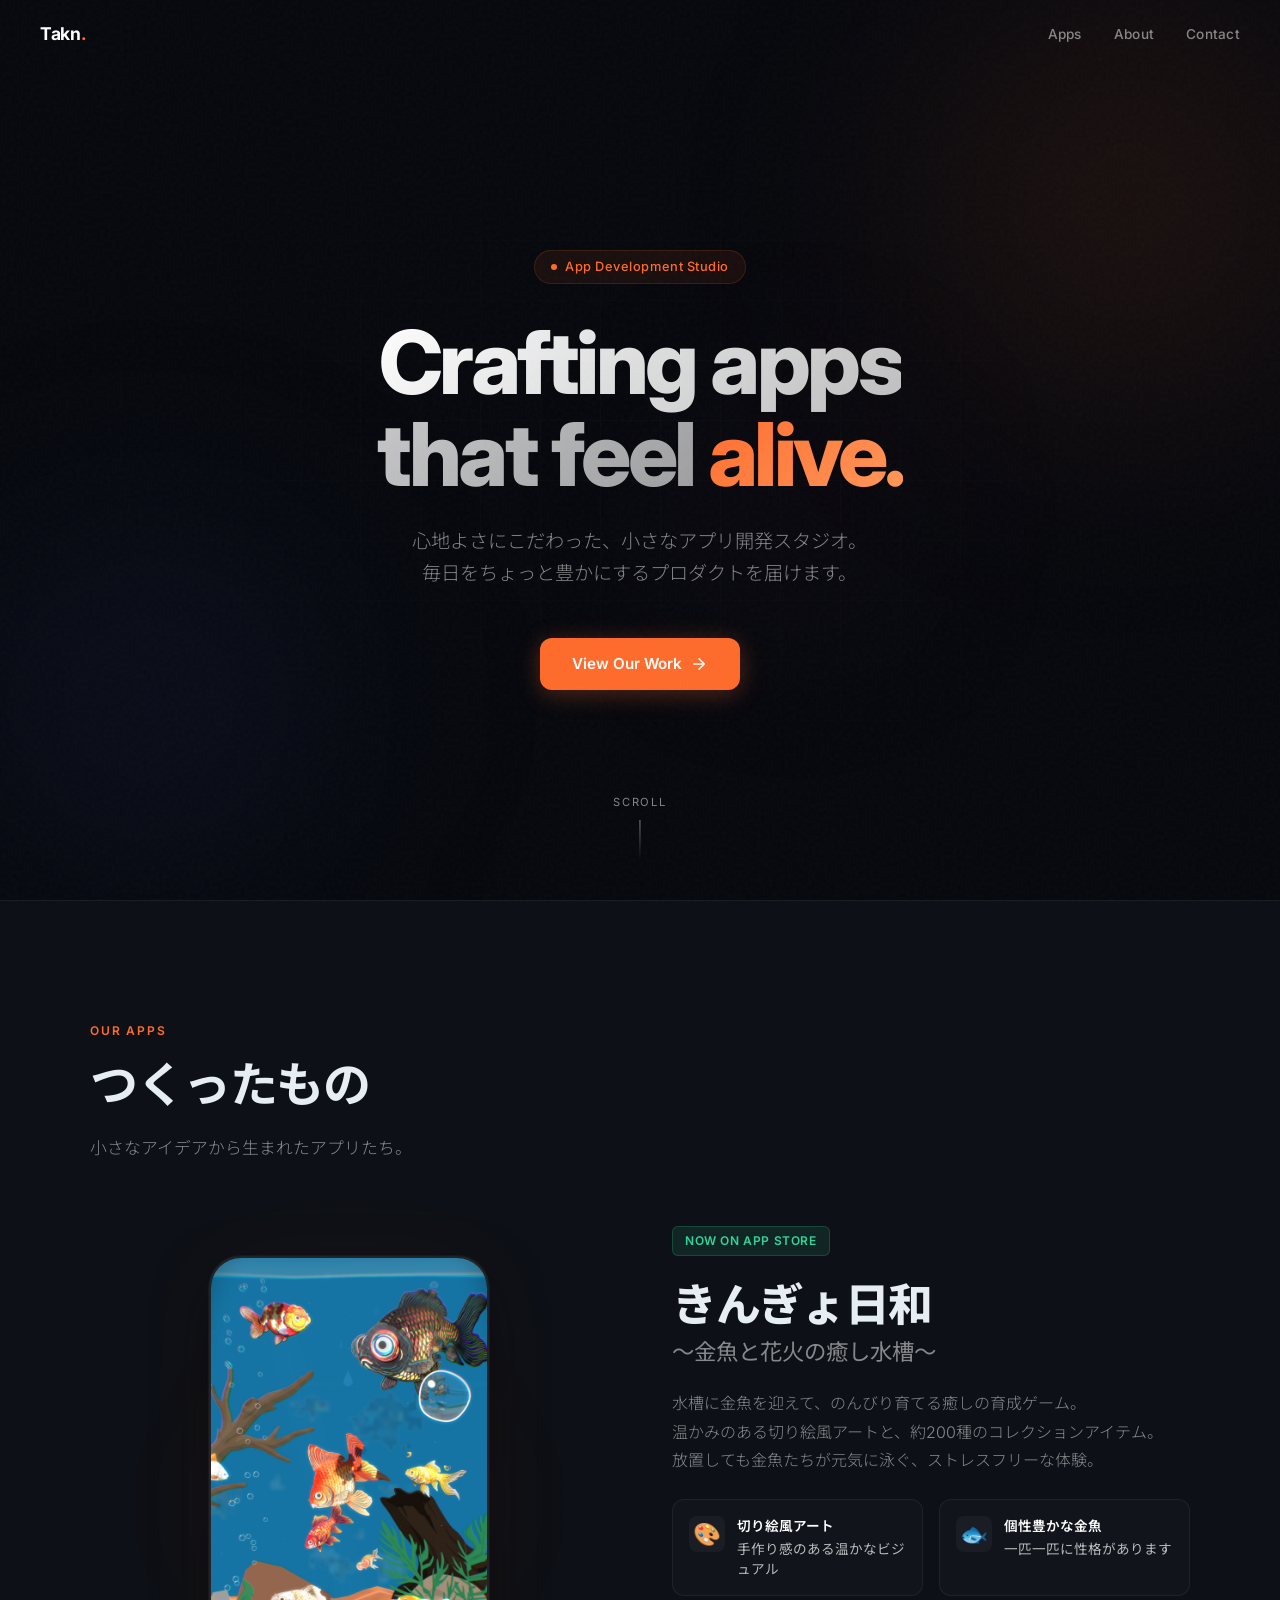
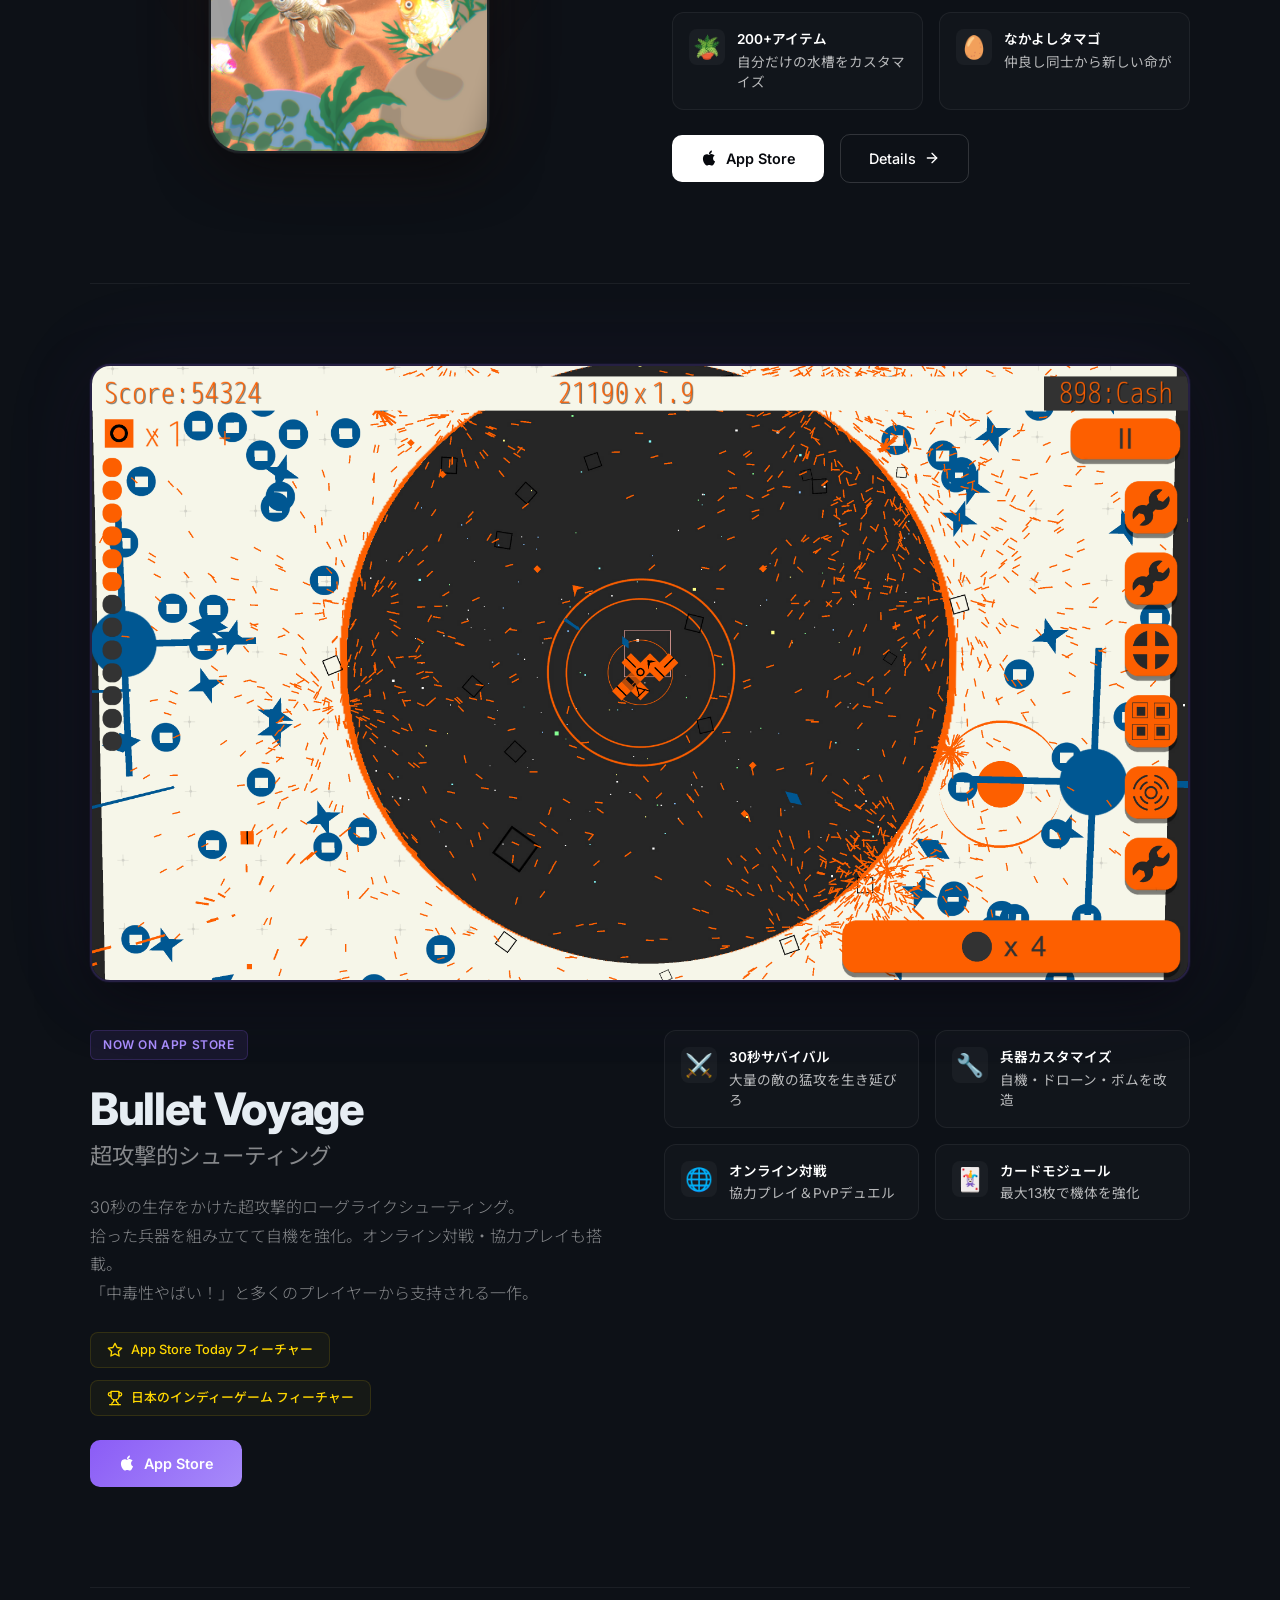
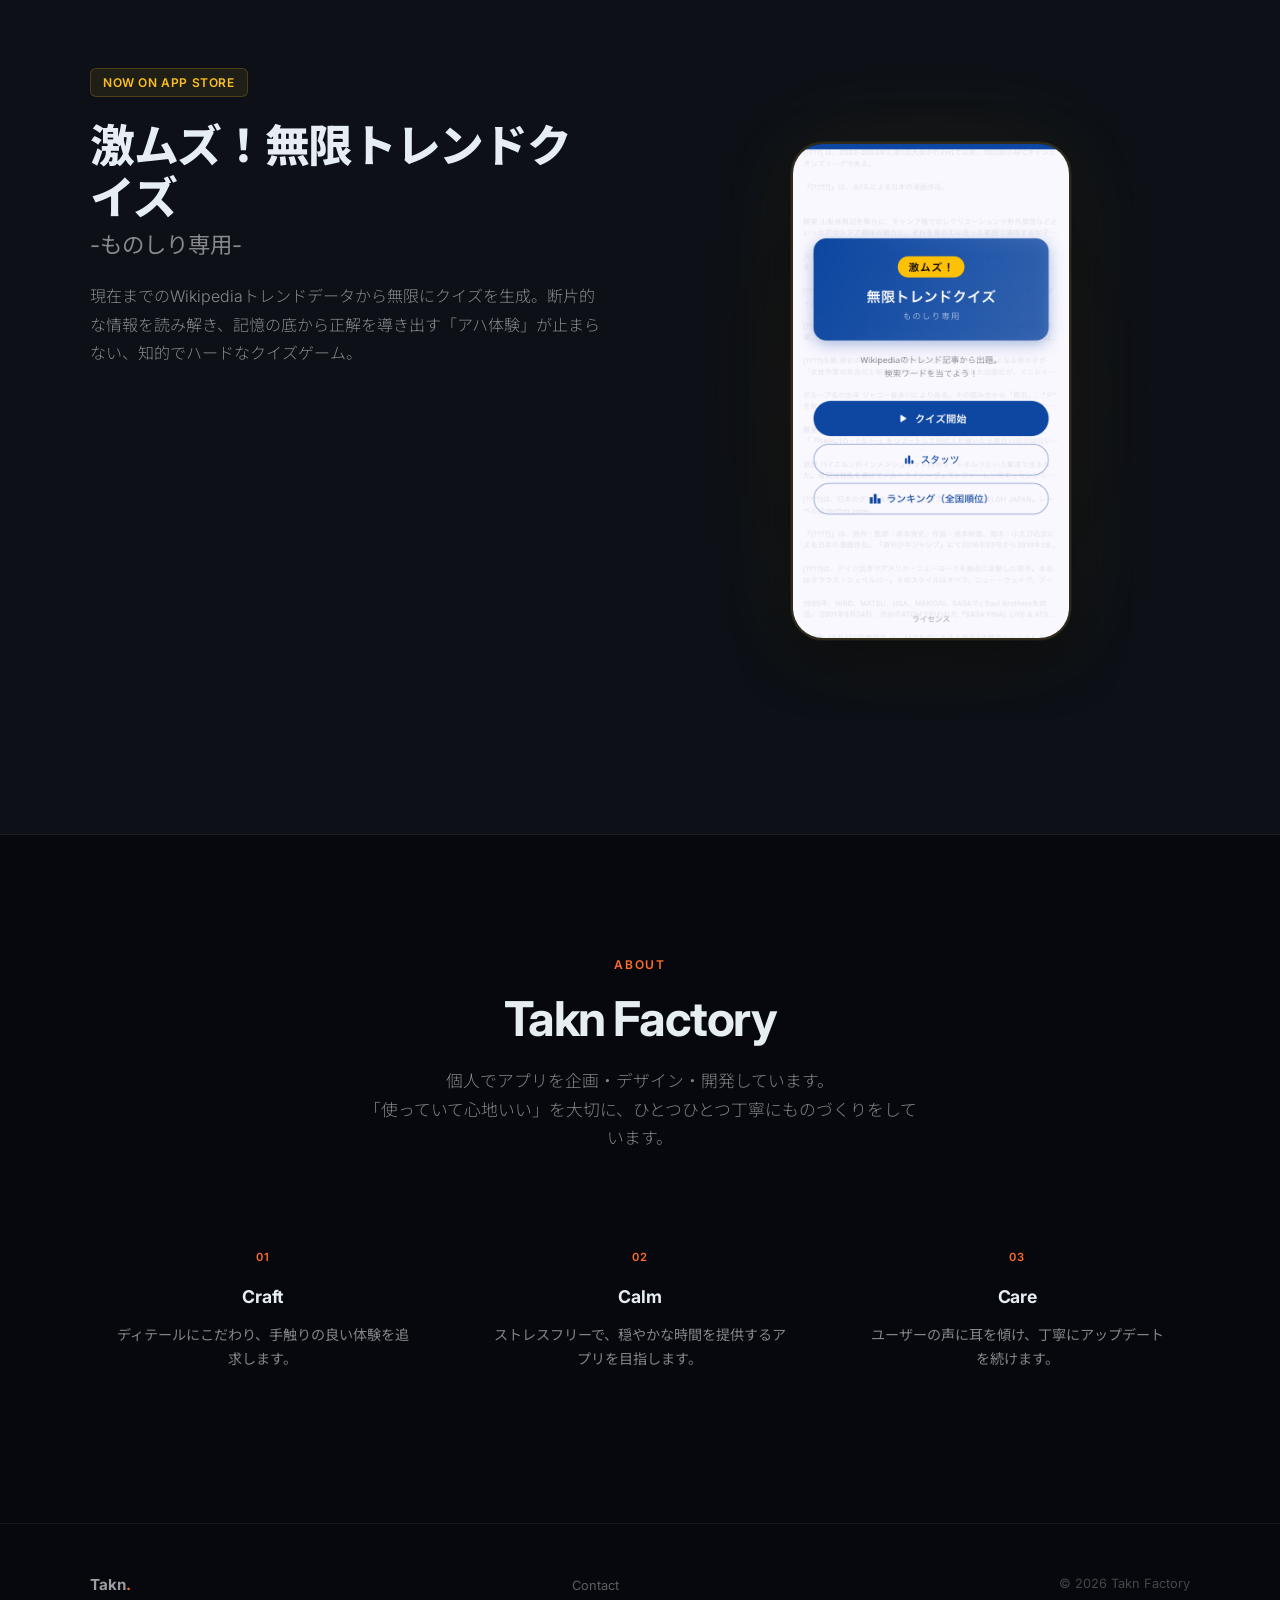
<file: index.html>
<!DOCTYPE html>
<html lang="ja">
<head>
    <meta charset="UTF-8">
    <meta name="viewport" content="width=device-width, initial-scale=1.0">
    <title>Takn Factory | Crafting Delightful Apps</title>
    <meta name="description" content="Takn Factory — 心地よい体験を届けるアプリ開発スタジオ">
    <link rel="preconnect" href="https://fonts.googleapis.com">
    <link rel="preconnect" href="https://fonts.gstatic.com" crossorigin>
    <link href="https://fonts.googleapis.com/css2?family=Inter:wght@300;400;500;600;700;800&family=Noto+Sans+JP:wght@300;400;500;600;700&display=swap" rel="stylesheet">
    <style>
        *, *::before, *::after { box-sizing: border-box; margin: 0; padding: 0; }

        :root {
            --color-bg: #06080d;
            --color-surface: #0d1117;
            --color-surface-2: #161b22;
            --color-border: rgba(255,255,255,0.06);
            --color-text: #e6edf3;
            --color-text-muted: rgba(255,255,255,0.5);
            --color-accent: #ff6b2b;
            --color-accent-glow: rgba(255,107,43,0.3);
            --font-sans: 'Inter', 'Noto Sans JP', -apple-system, sans-serif;
        }

        html { scroll-behavior: smooth; }

        body {
            font-family: var(--font-sans);
            background: var(--color-bg);
            color: var(--color-text);
            line-height: 1.6;
            overflow-x: hidden;
            -webkit-font-smoothing: antialiased;
        }

        /* ===== Noise texture overlay ===== */
        body::before {
            content: "";
            position: fixed;
            inset: 0;
            opacity: 0.03;
            background-image: url("data:image/svg+xml,%3Csvg viewBox='0 0 256 256' xmlns='http://www.w3.org/2000/svg'%3E%3Cfilter id='n'%3E%3CfeTurbulence type='fractalNoise' baseFrequency='0.9' numOctaves='4' stitchTiles='stitch'/%3E%3C/filter%3E%3Crect width='100%25' height='100%25' filter='url(%23n)'/%3E%3C/svg%3E");
            pointer-events: none;
            z-index: 9999;
        }

        /* ===== Navigation ===== */
        nav {
            position: fixed;
            top: 0;
            left: 0;
            right: 0;
            z-index: 100;
            padding: 20px 40px;
            display: flex;
            align-items: center;
            justify-content: space-between;
            transition: background 0.3s, backdrop-filter 0.3s;
        }
        nav.scrolled {
            background: rgba(6,8,13,0.85);
            backdrop-filter: blur(20px);
            -webkit-backdrop-filter: blur(20px);
            border-bottom: 1px solid var(--color-border);
        }
        .nav-logo {
            font-size: 1.1rem;
            font-weight: 700;
            letter-spacing: -0.02em;
            color: #fff;
        }
        .nav-logo span {
            color: var(--color-accent);
        }
        .nav-links {
            display: flex;
            gap: 32px;
            list-style: none;
        }
        .nav-links a {
            color: var(--color-text-muted);
            text-decoration: none;
            font-size: 0.85rem;
            font-weight: 500;
            letter-spacing: 0.02em;
            transition: color 0.2s;
        }
        .nav-links a:hover {
            color: #fff;
        }

        /* ===== Hero Section ===== */
        .hero {
            position: relative;
            min-height: 100vh;
            display: flex;
            align-items: center;
            justify-content: center;
            text-align: center;
            padding: 120px 24px 80px;
            overflow: hidden;
        }

        /* Gradient orbs */
        .hero-orb {
            position: absolute;
            border-radius: 50%;
            filter: blur(120px);
            pointer-events: none;
        }
        .hero-orb--1 {
            width: 600px;
            height: 600px;
            background: radial-gradient(circle, rgba(255,107,43,0.15), transparent 70%);
            top: -100px;
            right: -150px;
            animation: float-orb 20s ease-in-out infinite;
        }
        .hero-orb--2 {
            width: 500px;
            height: 500px;
            background: radial-gradient(circle, rgba(99,102,241,0.12), transparent 70%);
            bottom: -50px;
            left: -100px;
            animation: float-orb 25s ease-in-out infinite reverse;
        }
        .hero-orb--3 {
            width: 300px;
            height: 300px;
            background: radial-gradient(circle, rgba(236,72,153,0.08), transparent 70%);
            top: 40%;
            left: 50%;
            animation: float-orb 15s ease-in-out infinite;
        }
        @keyframes float-orb {
            0%, 100% { transform: translate(0, 0); }
            33% { transform: translate(30px, -20px); }
            66% { transform: translate(-20px, 30px); }
        }

        /* Grid lines background */
        .hero-grid {
            position: absolute;
            inset: 0;
            background-image:
                linear-gradient(rgba(255,255,255,0.02) 1px, transparent 1px),
                linear-gradient(90deg, rgba(255,255,255,0.02) 1px, transparent 1px);
            background-size: 60px 60px;
            mask-image: radial-gradient(ellipse 60% 50% at 50% 50%, black, transparent);
            -webkit-mask-image: radial-gradient(ellipse 60% 50% at 50% 50%, black, transparent);
        }

        .hero-content {
            position: relative;
            z-index: 1;
            max-width: 800px;
        }
        .hero-badge {
            display: inline-flex;
            align-items: center;
            gap: 8px;
            padding: 6px 16px;
            background: rgba(255,107,43,0.08);
            border: 1px solid rgba(255,107,43,0.15);
            border-radius: 100px;
            font-size: 0.8rem;
            font-weight: 500;
            color: var(--color-accent);
            margin-bottom: 32px;
            letter-spacing: 0.04em;
        }
        .hero-badge::before {
            content: "";
            width: 6px;
            height: 6px;
            background: var(--color-accent);
            border-radius: 50%;
            animation: pulse-dot 2s ease-in-out infinite;
        }
        @keyframes pulse-dot {
            0%, 100% { opacity: 1; }
            50% { opacity: 0.3; }
        }
        .hero h1 {
            font-size: clamp(3rem, 7vw, 5.5rem);
            font-weight: 800;
            line-height: 1.05;
            letter-spacing: -0.04em;
            margin-bottom: 24px;
        }
        .hero h1 .gradient-text {
            background: linear-gradient(135deg, #fff 0%, rgba(255,255,255,0.6) 100%);
            -webkit-background-clip: text;
            -webkit-text-fill-color: transparent;
            background-clip: text;
        }
        .hero h1 .accent-text {
            background: linear-gradient(135deg, var(--color-accent), #ff9a5c);
            -webkit-background-clip: text;
            -webkit-text-fill-color: transparent;
            background-clip: text;
        }
        .hero-description {
            font-size: clamp(1rem, 2vw, 1.2rem);
            color: var(--color-text-muted);
            max-width: 540px;
            margin: 0 auto 48px;
            line-height: 1.7;
            font-weight: 300;
        }
        .hero-cta {
            display: inline-flex;
            align-items: center;
            gap: 8px;
            padding: 14px 32px;
            background: var(--color-accent);
            color: #fff;
            font-weight: 600;
            font-size: 0.95rem;
            border-radius: 12px;
            text-decoration: none;
            transition: transform 0.2s, box-shadow 0.2s;
            box-shadow: 0 4px 24px var(--color-accent-glow);
        }
        .hero-cta:hover {
            transform: translateY(-2px);
            box-shadow: 0 8px 40px var(--color-accent-glow);
        }
        .hero-cta svg {
            width: 18px;
            height: 18px;
            transition: transform 0.2s;
        }
        .hero-cta:hover svg {
            transform: translateX(3px);
        }

        .scroll-indicator {
            position: absolute;
            bottom: 40px;
            left: 50%;
            transform: translateX(-50%);
            display: flex;
            flex-direction: column;
            align-items: center;
            gap: 8px;
            color: var(--color-text-muted);
            font-size: 0.7rem;
            letter-spacing: 0.15em;
            text-transform: uppercase;
            animation: bounce-down 2s ease-in-out infinite;
        }
        .scroll-indicator::after {
            content: "";
            width: 1px;
            height: 40px;
            background: linear-gradient(to bottom, var(--color-text-muted), transparent);
        }
        @keyframes bounce-down {
            0%, 100% { transform: translateX(-50%) translateY(0); }
            50% { transform: translateX(-50%) translateY(8px); }
        }

        /* ===== Section common ===== */
        section {
            padding: 120px 24px;
        }
        .section-inner {
            max-width: 1100px;
            margin: 0 auto;
        }
        .section-label {
            font-size: 0.75rem;
            font-weight: 600;
            letter-spacing: 0.15em;
            text-transform: uppercase;
            color: var(--color-accent);
            margin-bottom: 16px;
        }
        .section-title {
            font-size: clamp(2rem, 4vw, 3rem);
            font-weight: 700;
            letter-spacing: -0.03em;
            line-height: 1.2;
            margin-bottom: 20px;
        }
        .section-desc {
            font-size: 1.05rem;
            color: var(--color-text-muted);
            max-width: 560px;
            line-height: 1.7;
            font-weight: 300;
        }

        /* ===== Featured App ===== */
        #apps {
            background: var(--color-surface);
            border-top: 1px solid var(--color-border);
            border-bottom: 1px solid var(--color-border);
        }

        .app-showcase {
            margin-top: 64px;
            display: grid;
            grid-template-columns: 1fr 1fr;
            gap: 64px;
            align-items: center;
        }
        .app-showcase--reverse {
            direction: rtl;
        }
        .app-showcase--reverse > * {
            direction: ltr;
        }
        @media (max-width: 768px) {
            .app-showcase { grid-template-columns: 1fr; gap: 40px; }
            .app-showcase--reverse { direction: ltr; }
        }

        .app-visual {
            position: relative;
        }
        .app-visual-frame {
            position: relative;
            aspect-ratio: 9/16;
            max-width: 280px;
            margin: 0 auto;
            border-radius: 32px;
            overflow: hidden;
            border: 2px solid rgba(255,255,255,0.08);
            box-shadow:
                0 0 0 1px rgba(255,255,255,0.04),
                0 20px 60px -10px rgba(0,0,0,0.6),
                0 0 100px rgba(255,107,43,0.06);
        }
        .app-visual-frame img {
            width: 100%;
            height: 100%;
            object-fit: cover;
        }
        /* Decorative glow behind phone */
        .app-visual::before {
            content: "";
            position: absolute;
            width: 300px;
            height: 300px;
            background: radial-gradient(circle, rgba(255,107,43,0.12), transparent 70%);
            top: 50%;
            left: 50%;
            transform: translate(-50%, -50%);
            filter: blur(60px);
            z-index: -1;
        }

        .app-info {
            display: flex;
            flex-direction: column;
            gap: 24px;
        }
        .app-tag {
            display: inline-flex;
            align-self: flex-start;
            padding: 4px 12px;
            background: rgba(52,211,153,0.1);
            border: 1px solid rgba(52,211,153,0.2);
            border-radius: 6px;
            font-size: 0.75rem;
            font-weight: 600;
            color: #34d399;
            letter-spacing: 0.05em;
        }
        .app-name {
            font-size: clamp(2rem, 4vw, 2.8rem);
            font-weight: 800;
            letter-spacing: -0.03em;
            line-height: 1.15;
        }
        .app-name-sub {
            display: block;
            font-size: 0.5em;
            font-weight: 400;
            color: var(--color-text-muted);
            margin-top: 8px;
            letter-spacing: 0;
        }
        .app-description {
            font-size: 1rem;
            color: var(--color-text-muted);
            line-height: 1.8;
            font-weight: 300;
        }

        .app-features {
            display: grid;
            grid-template-columns: 1fr 1fr;
            gap: 16px;
        }
        .app-feature {
            display: flex;
            align-items: flex-start;
            gap: 12px;
            padding: 16px;
            background: rgba(255,255,255,0.02);
            border: 1px solid var(--color-border);
            border-radius: 12px;
            transition: border-color 0.2s, background 0.2s;
        }
        .app-feature:hover {
            border-color: rgba(255,255,255,0.1);
            background: rgba(255,255,255,0.04);
        }
        .app-feature-icon {
            font-size: 1.4rem;
            flex-shrink: 0;
            width: 36px;
            height: 36px;
            display: flex;
            align-items: center;
            justify-content: center;
            background: rgba(255,255,255,0.04);
            border-radius: 8px;
        }
        .app-feature-text {
            font-size: 0.85rem;
            color: rgba(255,255,255,0.7);
            line-height: 1.5;
        }
        .app-feature-text strong {
            display: block;
            color: #fff;
            font-weight: 600;
            margin-bottom: 2px;
        }

        .app-actions {
            display: flex;
            gap: 16px;
            align-items: center;
            flex-wrap: wrap;
        }
        .btn-primary {
            display: inline-flex;
            align-items: center;
            gap: 8px;
            padding: 12px 28px;
            background: #fff;
            color: var(--color-bg);
            font-weight: 600;
            font-size: 0.9rem;
            border-radius: 10px;
            text-decoration: none;
            transition: transform 0.2s, box-shadow 0.2s;
        }
        .btn-primary:hover {
            transform: translateY(-2px);
            box-shadow: 0 8px 30px rgba(255,255,255,0.15);
        }
        .btn-secondary {
            display: inline-flex;
            align-items: center;
            gap: 8px;
            padding: 12px 28px;
            background: transparent;
            color: #fff;
            font-weight: 500;
            font-size: 0.9rem;
            border: 1px solid rgba(255,255,255,0.15);
            border-radius: 10px;
            text-decoration: none;
            transition: border-color 0.2s, background 0.2s;
        }
        .btn-secondary:hover {
            border-color: rgba(255,255,255,0.3);
            background: rgba(255,255,255,0.04);
        }

        /* ===== Award badges ===== */
        .app-awards {
            display: flex;
            gap: 12px;
            flex-wrap: wrap;
        }
        .app-award {
            display: inline-flex;
            align-items: center;
            gap: 8px;
            padding: 8px 16px;
            background: rgba(255,215,0,0.04);
            border: 1px solid rgba(255,215,0,0.12);
            border-radius: 8px;
            font-size: 0.8rem;
            color: #ffd700;
            font-weight: 500;
            line-height: 1.4;
        }
        .app-award svg {
            flex-shrink: 0;
            width: 16px;
            height: 16px;
            color: #ffd700;
        }

        /* ===== Coming Soon ===== */
        .coming-soon-grid {
            margin-top: 80px;
            padding-top: 80px;
            border-top: 1px solid var(--color-border);
        }
        .coming-soon-grid .section-label {
            margin-bottom: 40px;
        }
        .coming-soon-cards {
            display: grid;
            grid-template-columns: repeat(auto-fill, minmax(300px, 1fr));
            gap: 24px;
        }
        .coming-soon-card {
            padding: 32px;
            background: rgba(255,255,255,0.02);
            border: 1px dashed rgba(255,255,255,0.08);
            border-radius: 16px;
            text-align: center;
        }
        .coming-soon-card-icon {
            font-size: 2rem;
            margin-bottom: 16px;
            opacity: 0.5;
        }
        .coming-soon-card h3 {
            font-size: 1rem;
            font-weight: 600;
            color: rgba(255,255,255,0.4);
            margin-bottom: 8px;
        }
        .coming-soon-card p {
            font-size: 0.85rem;
            color: rgba(255,255,255,0.25);
        }

        /* ===== About Section ===== */
        #about {
            text-align: center;
        }
        .about-content {
            max-width: 640px;
            margin: 0 auto;
        }
        .about-values {
            display: grid;
            grid-template-columns: repeat(3, 1fr);
            gap: 32px;
            margin-top: 64px;
        }
        @media (max-width: 640px) {
            .about-values { grid-template-columns: 1fr; }
        }
        .about-value {
            padding: 32px 24px;
        }
        .about-value-num {
            font-size: 0.7rem;
            font-weight: 600;
            color: var(--color-accent);
            letter-spacing: 0.1em;
            margin-bottom: 16px;
        }
        .about-value h3 {
            font-size: 1.1rem;
            font-weight: 700;
            margin-bottom: 12px;
            letter-spacing: -0.01em;
        }
        .about-value p {
            font-size: 0.88rem;
            color: var(--color-text-muted);
            line-height: 1.7;
        }

        /* ===== Footer ===== */
        footer {
            padding: 48px 24px;
            border-top: 1px solid var(--color-border);
            text-align: center;
        }
        .footer-inner {
            max-width: 1100px;
            margin: 0 auto;
            display: flex;
            align-items: center;
            justify-content: space-between;
        }
        @media (max-width: 640px) {
            .footer-inner { flex-direction: column; gap: 16px; }
        }
        .footer-logo {
            font-size: 0.95rem;
            font-weight: 700;
            color: rgba(255,255,255,0.6);
        }
        .footer-logo span { color: var(--color-accent); }
        .footer-copy {
            font-size: 0.8rem;
            color: rgba(255,255,255,0.25);
        }
        .footer-links {
            display: flex;
            gap: 24px;
            list-style: none;
        }
        .footer-links a {
            color: rgba(255,255,255,0.35);
            text-decoration: none;
            font-size: 0.8rem;
            transition: color 0.2s;
        }
        .footer-links a:hover { color: var(--color-accent); }

        /* ===== Fade-in animation ===== */
        .reveal {
            opacity: 0;
            transform: translateY(30px);
            transition: opacity 0.8s cubic-bezier(0.16, 1, 0.3, 1),
                        transform 0.8s cubic-bezier(0.16, 1, 0.3, 1);
        }
        .reveal.visible {
            opacity: 1;
            transform: translateY(0);
        }
        .reveal-delay-1 { transition-delay: 0.1s; }
        .reveal-delay-2 { transition-delay: 0.2s; }
        .reveal-delay-3 { transition-delay: 0.3s; }

        /* ===== Mobile adjustments ===== */
        @media (max-width: 768px) {
            .app-showcase-wide > div:last-child {
                grid-template-columns: 1fr !important;
            }
        }
        @media (max-width: 640px) {
            nav { padding: 16px 20px; }
            .nav-links { display: none; }
            section { padding: 80px 20px; }
            .app-features { grid-template-columns: 1fr; }
        }
    </style>
</head>
<body>

<!-- Navigation -->
<nav id="navbar">
    <div class="nav-logo">Takn<span>.</span></div>
    <ul class="nav-links">
        <li><a href="#apps">Apps</a></li>
        <li><a href="#about">About</a></li>
        <li><a href="mailto:takn.factory@gmail.com">Contact</a></li>
    </ul>
</nav>

<!-- Hero -->
<section class="hero">
    <div class="hero-orb hero-orb--1"></div>
    <div class="hero-orb hero-orb--2"></div>
    <div class="hero-orb hero-orb--3"></div>
    <div class="hero-grid"></div>

    <div class="hero-content">
        <div class="hero-badge reveal">App Development Studio</div>
        <h1 class="reveal reveal-delay-1">
            <span class="gradient-text">Crafting apps<br>that feel </span><span class="accent-text">alive.</span>
        </h1>
        <p class="hero-description reveal reveal-delay-2">
            心地よさにこだわった、小さなアプリ開発スタジオ。<br>
            毎日をちょっと豊かにするプロダクトを届けます。
        </p>
        <a href="#apps" class="hero-cta reveal reveal-delay-3">
            View Our Work
            <svg viewBox="0 0 24 24" fill="none" stroke="currentColor" stroke-width="2" stroke-linecap="round" stroke-linejoin="round"><path d="M5 12h14"/><path d="m12 5 7 7-7 7"/></svg>
        </a>
    </div>

    <div class="scroll-indicator">Scroll</div>
</section>

<!-- Apps -->
<section id="apps">
    <div class="section-inner">
        <div class="section-label reveal">Our Apps</div>
        <h2 class="section-title reveal reveal-delay-1">つくったもの</h2>
        <p class="section-desc reveal reveal-delay-2">小さなアイデアから生まれたアプリたち。</p>

        <div class="app-showcase">
            <div class="app-visual reveal">
                <div class="app-visual-frame">
                    <img src="./assets/images/screenshot_01.png" alt="きんぎょ日和 スクリーンショット">
                </div>
            </div>

            <div class="app-info">
                <span class="app-tag reveal">NOW ON APP STORE</span>
                <h3 class="app-name reveal reveal-delay-1">
                    きんぎょ日和
                    <span class="app-name-sub">～金魚と花火の癒し水槽～</span>
                </h3>
                <p class="app-description reveal reveal-delay-2">
                    水槽に金魚を迎えて、のんびり育てる癒しの育成ゲーム。<br>
                    温かみのある切り絵風アートと、約200種のコレクションアイテム。<br>
                    放置しても金魚たちが元気に泳ぐ、ストレスフリーな体験。
                </p>

                <div class="app-features reveal reveal-delay-2">
                    <div class="app-feature">
                        <div class="app-feature-icon">🎨</div>
                        <div class="app-feature-text">
                            <strong>切り絵風アート</strong>
                            手作り感のある温かなビジュアル
                        </div>
                    </div>
                    <div class="app-feature">
                        <div class="app-feature-icon">🐟</div>
                        <div class="app-feature-text">
                            <strong>個性豊かな金魚</strong>
                            一匹一匹に性格があります
                        </div>
                    </div>
                    <div class="app-feature">
                        <div class="app-feature-icon">🪴</div>
                        <div class="app-feature-text">
                            <strong>200+アイテム</strong>
                            自分だけの水槽をカスタマイズ
                        </div>
                    </div>
                    <div class="app-feature">
                        <div class="app-feature-icon">🥚</div>
                        <div class="app-feature-text">
                            <strong>なかよしタマゴ</strong>
                            仲良し同士から新しい命が
                        </div>
                    </div>
                </div>

                <div class="app-actions reveal reveal-delay-3">
                    <a href="https://apps.apple.com/us/app/goldfish-days-zen-aquarium/id6759545083" target="_blank" rel="noopener noreferrer" class="btn-primary">
                        <svg width="18" height="18" viewBox="0 0 24 24" fill="currentColor"><path d="M18.71 19.5c-.83 1.24-1.71 2.45-3.05 2.47-1.34.03-1.77-.79-3.29-.79-1.53 0-2 .77-3.27.82-1.31.05-2.3-1.32-3.14-2.53C4.25 17 2.94 12.45 4.7 9.39c.87-1.52 2.43-2.48 4.12-2.51 1.28-.02 2.5.87 3.29.87.78 0 2.26-1.07 3.8-.91.65.03 2.47.26 3.64 1.98-.09.06-2.17 1.28-2.15 3.81.03 3.02 2.65 4.03 2.68 4.04-.03.07-.42 1.44-1.38 2.83M13 3.5c.73-.83 1.94-1.46 2.94-1.5.13 1.17-.34 2.35-1.04 3.19-.69.85-1.83 1.51-2.95 1.42-.15-1.15.41-2.35 1.05-3.11z"/></svg>
                        App Store
                    </a>
                    <a href="./goldfish-days/" class="btn-secondary">
                        Details
                        <svg width="16" height="16" viewBox="0 0 24 24" fill="none" stroke="currentColor" stroke-width="2" stroke-linecap="round" stroke-linejoin="round"><path d="M5 12h14"/><path d="m12 5 7 7-7 7"/></svg>
                    </a>
                </div>
            </div>
        </div>

        <!-- App 2: Bullet Voyage -->
        <div class="app-showcase-wide" style="margin-top:100px; padding-top:80px; border-top:1px solid rgba(255,255,255,0.06);">
            <!-- Image on top -->
            <div class="reveal" style="margin-bottom:48px;">
                <div style="aspect-ratio:16/9; max-width:100%; border-radius:20px; overflow:hidden; border:2px solid rgba(139,92,246,0.2); box-shadow: 0 0 0 1px rgba(139,92,246,0.05), 0 20px 60px -10px rgba(0,0,0,0.6), 0 0 100px rgba(139,92,246,0.08); position:relative;">
                    <img src="./assets/images/bulletVoyage/BulletVoyage_SS_7.png" alt="Bullet Voyage スクリーンショット" style="width:100%;height:100%;object-fit:cover;display:block;">
                </div>
            </div>

            <!-- Text below -->
            <div style="display:grid; grid-template-columns:1fr 1fr; gap:48px; align-items:start;">
                <div class="app-info">
                    <span class="app-tag reveal" style="background:rgba(139,92,246,0.1);border-color:rgba(139,92,246,0.2);color:#a78bfa;">NOW ON APP STORE</span>
                    <h3 class="app-name reveal reveal-delay-1">
                        Bullet Voyage
                        <span class="app-name-sub">超攻撃的シューティング</span>
                    </h3>
                    <p class="app-description reveal reveal-delay-2">
                        30秒の生存をかけた超攻撃的ローグライクシューティング。<br>
                        拾った兵器を組み立てて自機を強化。オンライン対戦・協力プレイも搭載。<br>
                        「中毒性やばい！」と多くのプレイヤーから支持される一作。
                    </p>

                    <div class="app-awards reveal reveal-delay-2">
                        <div class="app-award">
                            <svg viewBox="0 0 24 24" fill="none" stroke="currentColor" stroke-width="2" stroke-linecap="round" stroke-linejoin="round"><polygon points="12 2 15.09 8.26 22 9.27 17 14.14 18.18 21.02 12 17.77 5.82 21.02 7 14.14 2 9.27 8.91 8.26 12 2"/></svg>
                            App Store Today フィーチャー
                        </div>
                        <div class="app-award">
                            <svg viewBox="0 0 24 24" fill="none" stroke="currentColor" stroke-width="2" stroke-linecap="round" stroke-linejoin="round"><path d="M6 9H4.5a2.5 2.5 0 0 1 0-5H6"/><path d="M18 9h1.5a2.5 2.5 0 0 0 0-5H18"/><path d="M4 22h16"/><path d="M10 14.66V17c0 .55-.47.98-.97 1.21C7.85 18.75 7 20.24 7 22"/><path d="M14 14.66V17c0 .55.47.98.97 1.21C16.15 18.75 17 20.24 17 22"/><path d="M18 2H6v7a6 6 0 0 0 12 0V2Z"/></svg>
                            日本のインディーゲーム フィーチャー
                        </div>
                    </div>

                    <div class="app-actions reveal reveal-delay-3">
                        <a href="https://apps.apple.com/jp/app/%E8%B6%85%E6%94%BB%E6%92%83%E7%9A%84%E3%82%B7%E3%83%A5%E3%83%BC%E3%83%86%E3%82%A3%E3%83%B3%E3%82%B0-bullet-voyage/id1416896274" target="_blank" rel="noopener noreferrer" class="btn-primary" style="background:linear-gradient(135deg,#8b5cf6,#a78bfa);color:#fff;">
                            <svg width="18" height="18" viewBox="0 0 24 24" fill="currentColor"><path d="M18.71 19.5c-.83 1.24-1.71 2.45-3.05 2.47-1.34.03-1.77-.79-3.29-.79-1.53 0-2 .77-3.27.82-1.31.05-2.3-1.32-3.14-2.53C4.25 17 2.94 12.45 4.7 9.39c.87-1.52 2.43-2.48 4.12-2.51 1.28-.02 2.5.87 3.29.87.78 0 2.26-1.07 3.8-.91.65.03 2.47.26 3.64 1.98-.09.06-2.17 1.28-2.15 3.81.03 3.02 2.65 4.03 2.68 4.04-.03.07-.42 1.44-1.38 2.83M13 3.5c.73-.83 1.94-1.46 2.94-1.5.13 1.17-.34 2.35-1.04 3.19-.69.85-1.83 1.51-2.95 1.42-.15-1.15.41-2.35 1.05-3.11z"/></svg>
                            App Store
                        </a>
                    </div>
                </div>

                <div class="app-features reveal reveal-delay-2">
                    <div class="app-feature">
                        <div class="app-feature-icon">⚔️</div>
                        <div class="app-feature-text">
                            <strong>30秒サバイバル</strong>
                            大量の敵の猛攻を生き延びろ
                        </div>
                    </div>
                    <div class="app-feature">
                        <div class="app-feature-icon">🔧</div>
                        <div class="app-feature-text">
                            <strong>兵器カスタマイズ</strong>
                            自機・ドローン・ボムを改造
                        </div>
                    </div>
                    <div class="app-feature">
                        <div class="app-feature-icon">🌐</div>
                        <div class="app-feature-text">
                            <strong>オンライン対戦</strong>
                            協力プレイ＆PvPデュエル
                        </div>
                    </div>
                    <div class="app-feature">
                        <div class="app-feature-icon">🃏</div>
                        <div class="app-feature-text">
                            <strong>カードモジュール</strong>
                            最大13枚で機体を強化
                        </div>
                    </div>
                </div>
            </div>
        </div>

        <!-- App 3: 激ムズ！無限トレンドクイズ -->
        <div class="app-showcase app-showcase--reverse" style="margin-top:100px; padding-top:80px; border-top:1px solid rgba(255,255,255,0.06);">
            <div class="app-visual reveal">
                <div class="app-visual-frame" style="box-shadow: 0 0 0 1px rgba(255,255,255,0.04), 0 20px 60px -10px rgba(0,0,0,0.6), 0 0 100px rgba(251,191,36,0.08); border-color: rgba(251,191,36,0.15);">
                    <img src="./assets/images/trendQuiz/screenshot_01.png" alt="激ムズ！無限トレンドクイズ スクリーンショット">
                </div>
            </div>

            <div class="app-info">
                <span class="app-tag reveal" style="background:rgba(251,191,36,0.08);border-color:rgba(251,191,36,0.2);color:#fbbf24;">NOW ON APP STORE</span>
                <h3 class="app-name reveal reveal-delay-1">
                    激ムズ！無限トレンドクイズ
                    <span class="app-name-sub">-ものしり専用-</span>
                </h3>
                <p class="app-description reveal reveal-delay-2">
                    現在までのWikipediaトレンドデータから無限にクイズを生成。断片的な情報を読み解き、記憶の底から正解を導き出す「アハ体験」が止まらない、知的でハードなクイズゲーム。
                </p>
                <p class="reveal reveal-delay-2" style="font-size:0.88rem; font-style:italic; color:rgba(251,191,36,0.65); border-left:2px solid rgba(251,191,36,0.25); padding-left:16px; line-height:1.7; margin-top:-8px;">
                    「全問正解、不可能。あなたの知性は、この無限に耐えられるか？」
                </p>

                <div class="app-features reveal reveal-delay-2">
                    <div class="app-feature">
                        <div class="app-feature-icon">📖</div>
                        <div class="app-feature-text">
                            <strong>Wikipediaトレンド</strong>
                            リアルな話題から問題を無限生成
                        </div>
                    </div>
                    <div class="app-feature">
                        <div class="app-feature-icon">🔥</div>
                        <div class="app-feature-text">
                            <strong>激ムズ難易度</strong>
                            断片情報から正解を導く知的挑戦
                        </div>
                    </div>
                    <div class="app-feature">
                        <div class="app-feature-icon">💡</div>
                        <div class="app-feature-text">
                            <strong>アハ体験</strong>
                            「そうか！」が止まらない快感
                        </div>
                    </div>
                    <div class="app-feature">
                        <div class="app-feature-icon">♾️</div>
                        <div class="app-feature-text">
                            <strong>無限に続く</strong>
                            クリアなし、終わりなし
                        </div>
                    </div>
                </div>

                <div class="app-actions reveal reveal-delay-3">
                    <a href="https://apps.apple.com/us/app/激ムズ-無限トレンドクイズ-ものしり専用/id6760800910" target="_blank" rel="noopener noreferrer" class="btn-primary" style="background:linear-gradient(135deg,#92400e,#d97706);color:#fff;">
                        <svg width="18" height="18" viewBox="0 0 24 24" fill="currentColor"><path d="M18.71 19.5c-.83 1.24-1.71 2.45-3.05 2.47-1.34.03-1.77-.79-3.29-.79-1.53 0-2 .77-3.27.82-1.31.05-2.3-1.32-3.14-2.53C4.25 17 2.94 12.45 4.7 9.39c.87-1.52 2.43-2.48 4.12-2.51 1.28-.02 2.5.87 3.29.87.78 0 2.26-1.07 3.8-.91.65.03 2.47.26 3.64 1.98-.09.06-2.17 1.28-2.15 3.81.03 3.02 2.65 4.03 2.68 4.04-.03.07-.42 1.44-1.38 2.83M13 3.5c.73-.83 1.94-1.46 2.94-1.5.13 1.17-.34 2.35-1.04 3.19-.69.85-1.83 1.51-2.95 1.42-.15-1.15.41-2.35 1.05-3.11z"/></svg>
                        App Store
                    </a>
                </div>
            </div>
        </div>
    </div>
</section>

<!-- About -->
<section id="about">
    <div class="section-inner">
        <div class="about-content">
            <div class="section-label reveal">About</div>
            <h2 class="section-title reveal reveal-delay-1">Takn Factory</h2>
            <p class="section-desc reveal reveal-delay-2" style="margin: 0 auto;">
                個人でアプリを企画・デザイン・開発しています。<br>
                「使っていて心地いい」を大切に、ひとつひとつ丁寧にものづくりをしています。
            </p>
        </div>

        <div class="about-values">
            <div class="about-value reveal">
                <div class="about-value-num">01</div>
                <h3>Craft</h3>
                <p>ディテールにこだわり、手触りの良い体験を追求します。</p>
            </div>
            <div class="about-value reveal reveal-delay-1">
                <div class="about-value-num">02</div>
                <h3>Calm</h3>
                <p>ストレスフリーで、穏やかな時間を提供するアプリを目指します。</p>
            </div>
            <div class="about-value reveal reveal-delay-2">
                <div class="about-value-num">03</div>
                <h3>Care</h3>
                <p>ユーザーの声に耳を傾け、丁寧にアップデートを続けます。</p>
            </div>
        </div>
    </div>
</section>

<!-- Footer -->
<footer>
    <div class="footer-inner">
        <div class="footer-logo">Takn<span>.</span></div>
        <ul class="footer-links">
            <li><a href="mailto:takn.factory@gmail.com">Contact</a></li>
        </ul>
        <div class="footer-copy">&copy; 2026 Takn Factory</div>
    </div>
</footer>

<script>
// Scroll reveal
const observer = new IntersectionObserver((entries) => {
    entries.forEach(e => {
        if (e.isIntersecting) e.target.classList.add('visible');
    });
}, { threshold: 0.1 });
document.querySelectorAll('.reveal').forEach(el => observer.observe(el));

// Navbar scroll effect
const navbar = document.getElementById('navbar');
window.addEventListener('scroll', () => {
    navbar.classList.toggle('scrolled', window.scrollY > 50);
}, { passive: true });
</script>

</body>
</html>
</file>
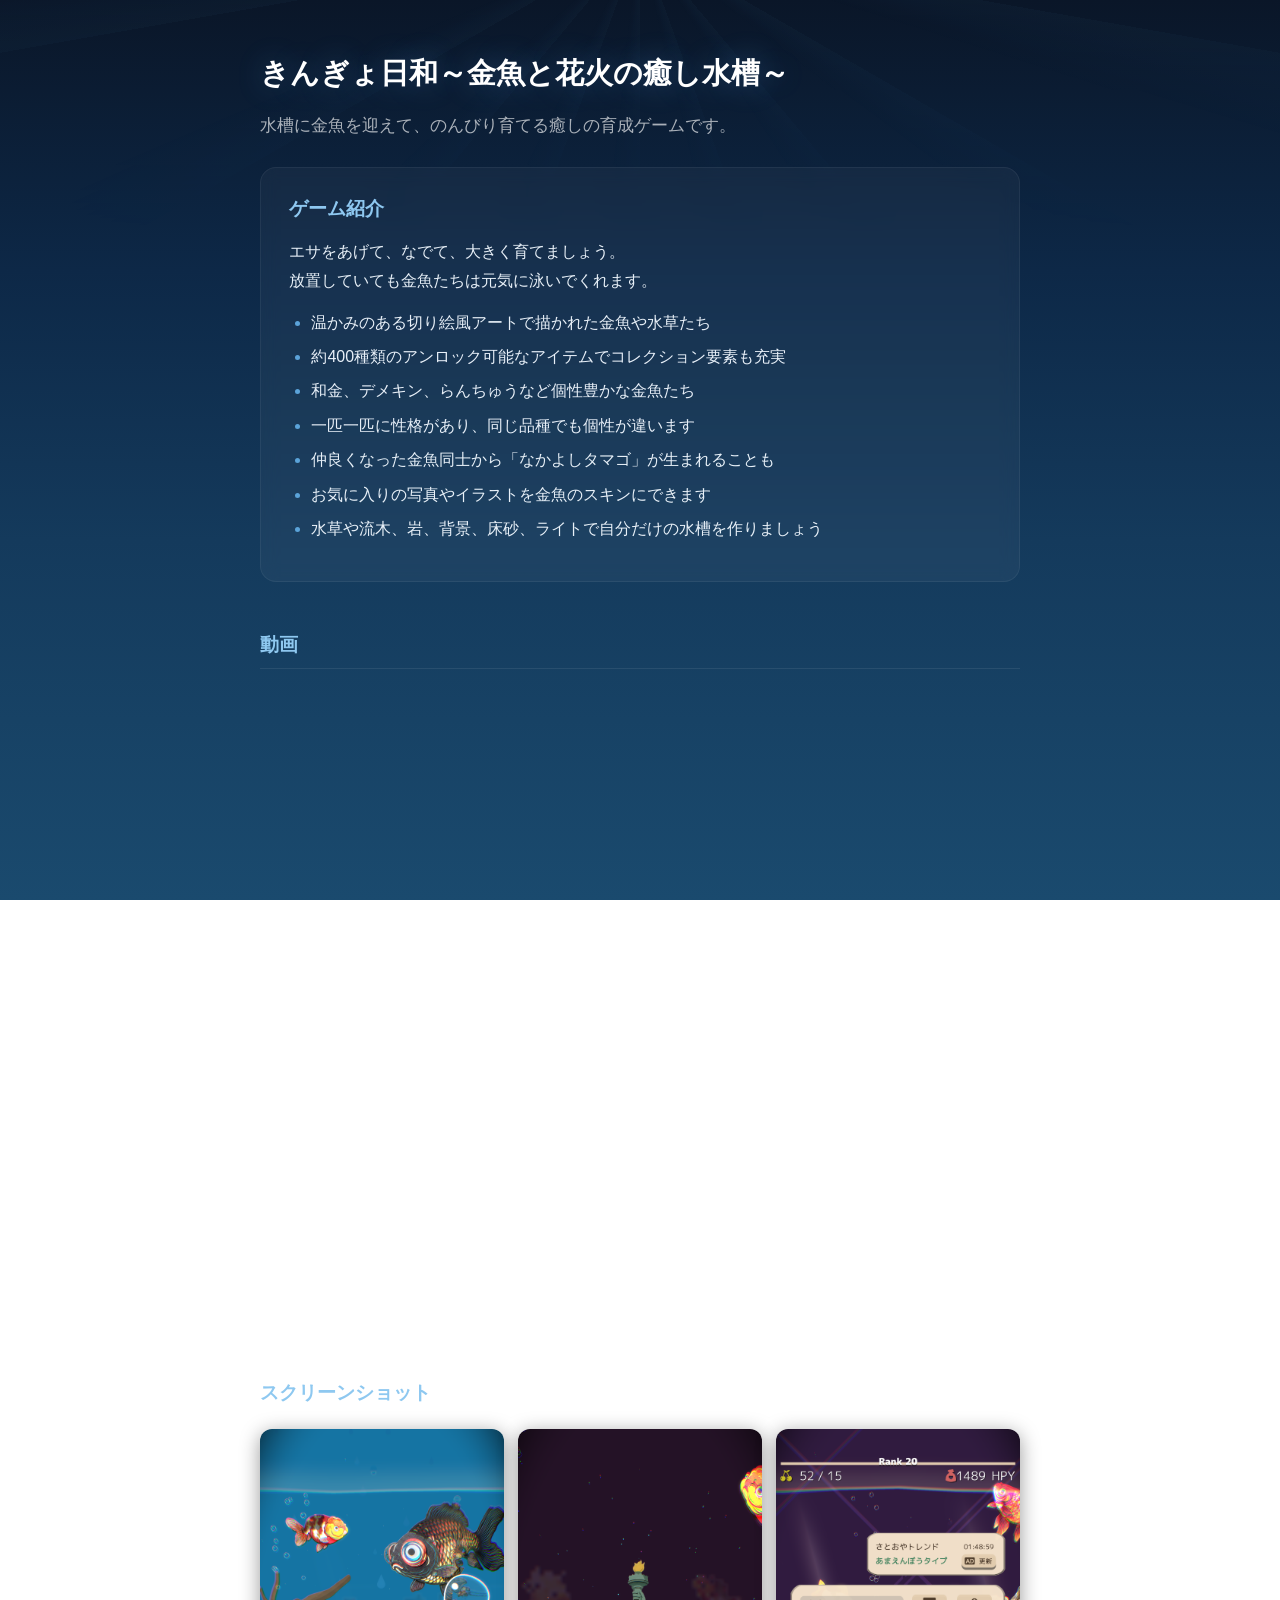
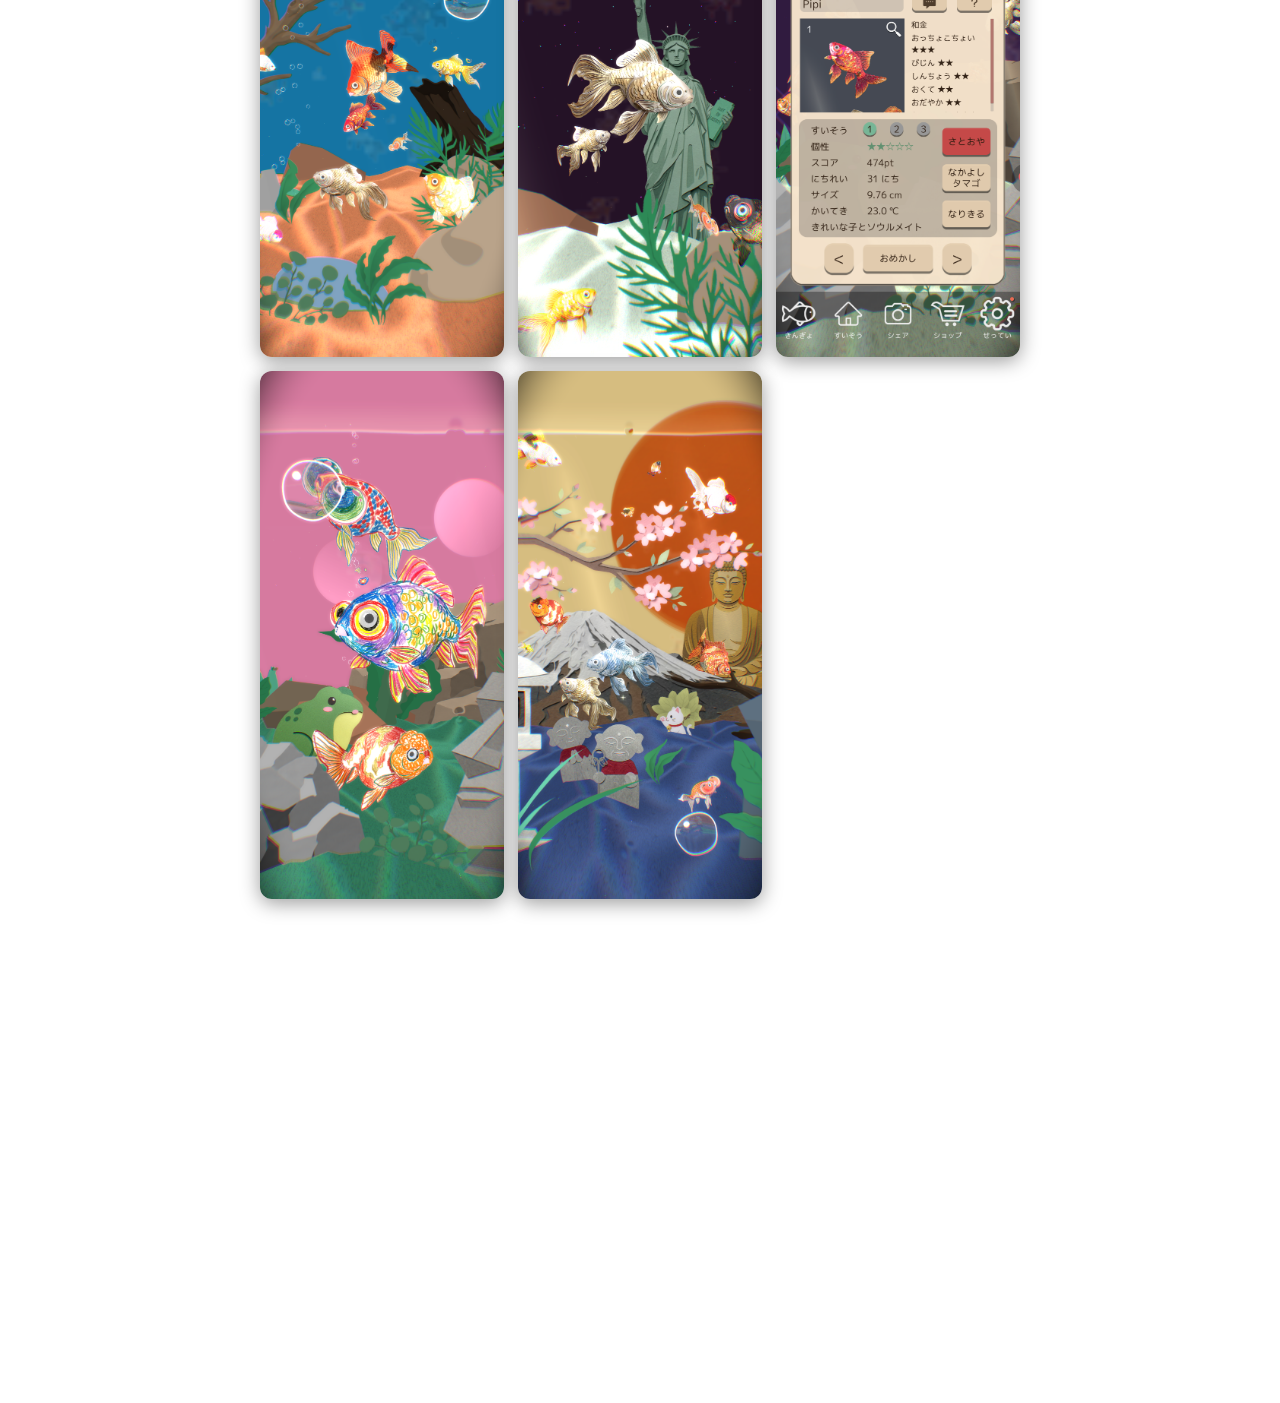
<file: goldfish-days/index.html>
<!DOCTYPE html>
<html lang="ja">
<head>
  <meta charset="utf-8">
  <meta name="viewport" content="width=device-width, initial-scale=1">
  <title>きんぎょ日和　～金魚と花火の癒し水槽～</title>
  <meta name="description" content="のんびり金魚と暮らそう">
  <link rel="stylesheet" href="../assets/css/style.css">
</head>
<body>

<div class="light-rays"></div>
<div class="bubbles">
  <span style="left:5%;  --size:18px; --duration:11s; --delay:0s;   --drift:40px;"></span>
  <span style="left:15%; --size:10px; --duration:14s; --delay:2s;   --drift:-30px;"></span>
  <span style="left:30%; --size:24px; --duration:12s; --delay:1s;   --drift:60px;"></span>
  <span style="left:45%; --size:8px;  --duration:16s; --delay:4s;   --drift:-20px;"></span>
  <span style="left:60%; --size:14px; --duration:10s; --delay:0.5s; --drift:35px;"></span>
  <span style="left:72%; --size:20px; --duration:13s; --delay:3s;   --drift:-50px;"></span>
  <span style="left:85%; --size:12px; --duration:15s; --delay:1.5s; --drift:25px;"></span>
  <span style="left:92%; --size:16px; --duration:11s; --delay:5s;   --drift:-40px;"></span>
</div>

<div class="container">

  <h1>きんぎょ日和～金魚と花火の癒し水槽～</h1>
  <p class="lead">水槽に金魚を迎えて、のんびり育てる癒しの育成ゲームです。</p>

  <div class="card fade-in">
    <h2>ゲーム紹介</h2>
    <p>エサをあげて、なでて、大きく育てましょう。<br>放置していても金魚たちは元気に泳いでくれます。</p>
    <ul>
      <li>温かみのある切り絵風アートで描かれた金魚や水草たち</li>
      <li>約400種類のアンロック可能なアイテムでコレクション要素も充実</li>
      <li>和金、デメキン、らんちゅうなど個性豊かな金魚たち</li>
      <li>一匹一匹に性格があり、同じ品種でも個性が違います</li>
      <li>仲良くなった金魚同士から「なかよしタマゴ」が生まれることも</li>
      <li>お気に入りの写真やイラストを金魚のスキンにできます</li>
      <li>水草や流木、岩、背景、床砂、ライトで自分だけの水槽を作りましょう</li>
    </ul>
  </div>

  <div class="fade-in">
    <h2>動画</h2>
    <div style="max-width:360px;">
      <iframe width="100%" height="640" src="https://www.youtube.com/embed/aGVUXLWQl3E" frameborder="0" allow="accelerometer; autoplay; clipboard-write; encrypted-media; gyroscope; picture-in-picture" allowfullscreen style="border-radius:12px;"></iframe>
    </div>
  </div>

  <div class="fade-in">
    <h2>スクリーンショット</h2>
    <div class="screenshot-grid">
      <img src="../assets/images/screenshot_01.png" alt="スクリーンショット1">
      <img src="../assets/images/screenshot_02.png" alt="スクリーンショット2">
      <img src="../assets/images/screenshot_03.png" alt="スクリーンショット3">
      <img src="../assets/images/screenshot_04.png" alt="スクリーンショット4">
      <img src="../assets/images/screenshot_05.png" alt="スクリーンショット5">
    </div>
  </div>

  <div class="fade-in">
    <h2>ダウンロード</h2>
    <a class="download-btn" href="https://apps.apple.com/us/app/goldfish-days-zen-aquarium/id6759545083" target="_blank" rel="noopener noreferrer">App Store からダウンロード</a>
  </div>

  <div class="card fade-in">
    <h2>お問い合わせ</h2>
    <p>ご質問・不具合報告・ご要望は下記メールアドレスまでお気軽にご連絡ください。</p>
    <p><strong>メール:</strong> takn.factory@gmail.com</p>
  </div>

  <footer>
    <a href="privacy">プライバシーポリシー</a>
    <!-- <a href="presskit">プレスキット</a> -->
    <br>&copy; 2026 Takn Factory
  </footer>

</div>

<script>
const observer = new IntersectionObserver((entries) => {
  entries.forEach(e => { if (e.isIntersecting) e.target.classList.add('visible'); });
}, { threshold: 0.15 });
document.querySelectorAll('.fade-in').forEach(el => observer.observe(el));
</script>

</body>
</html>
</file>
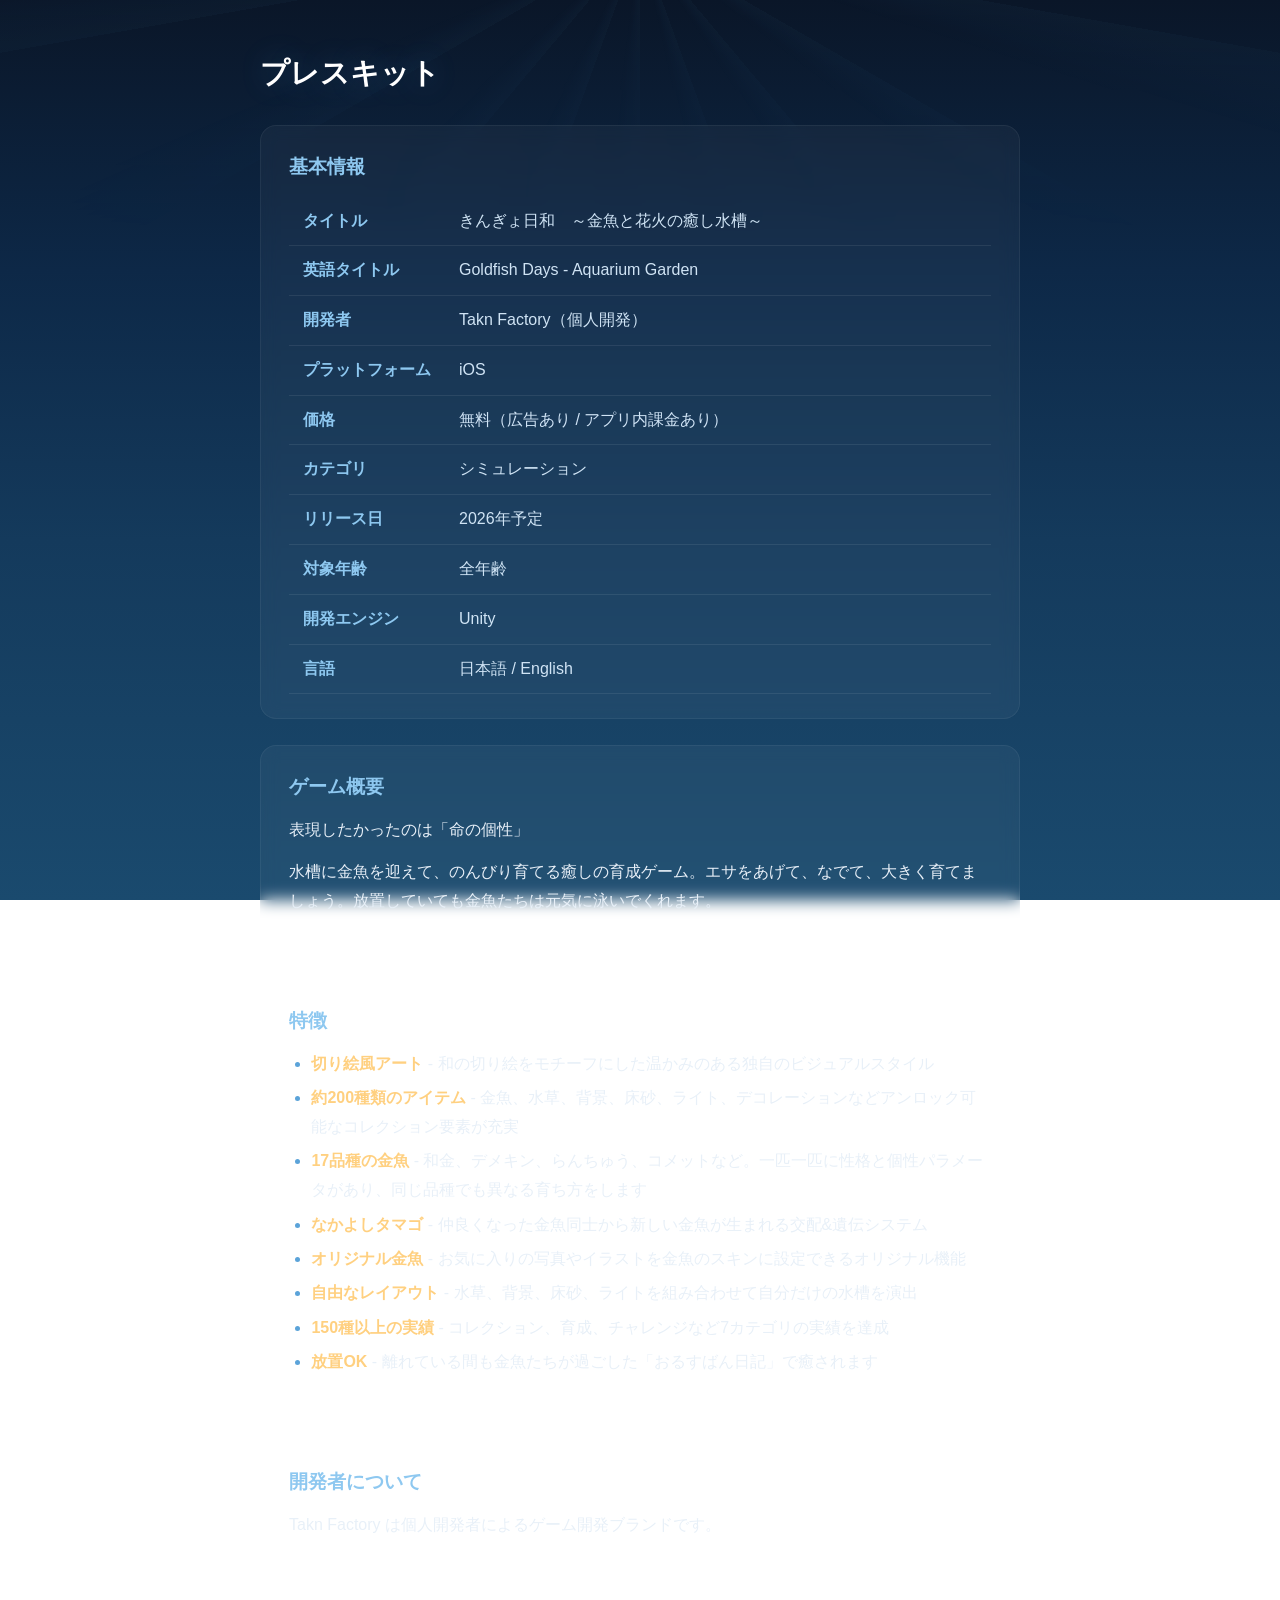
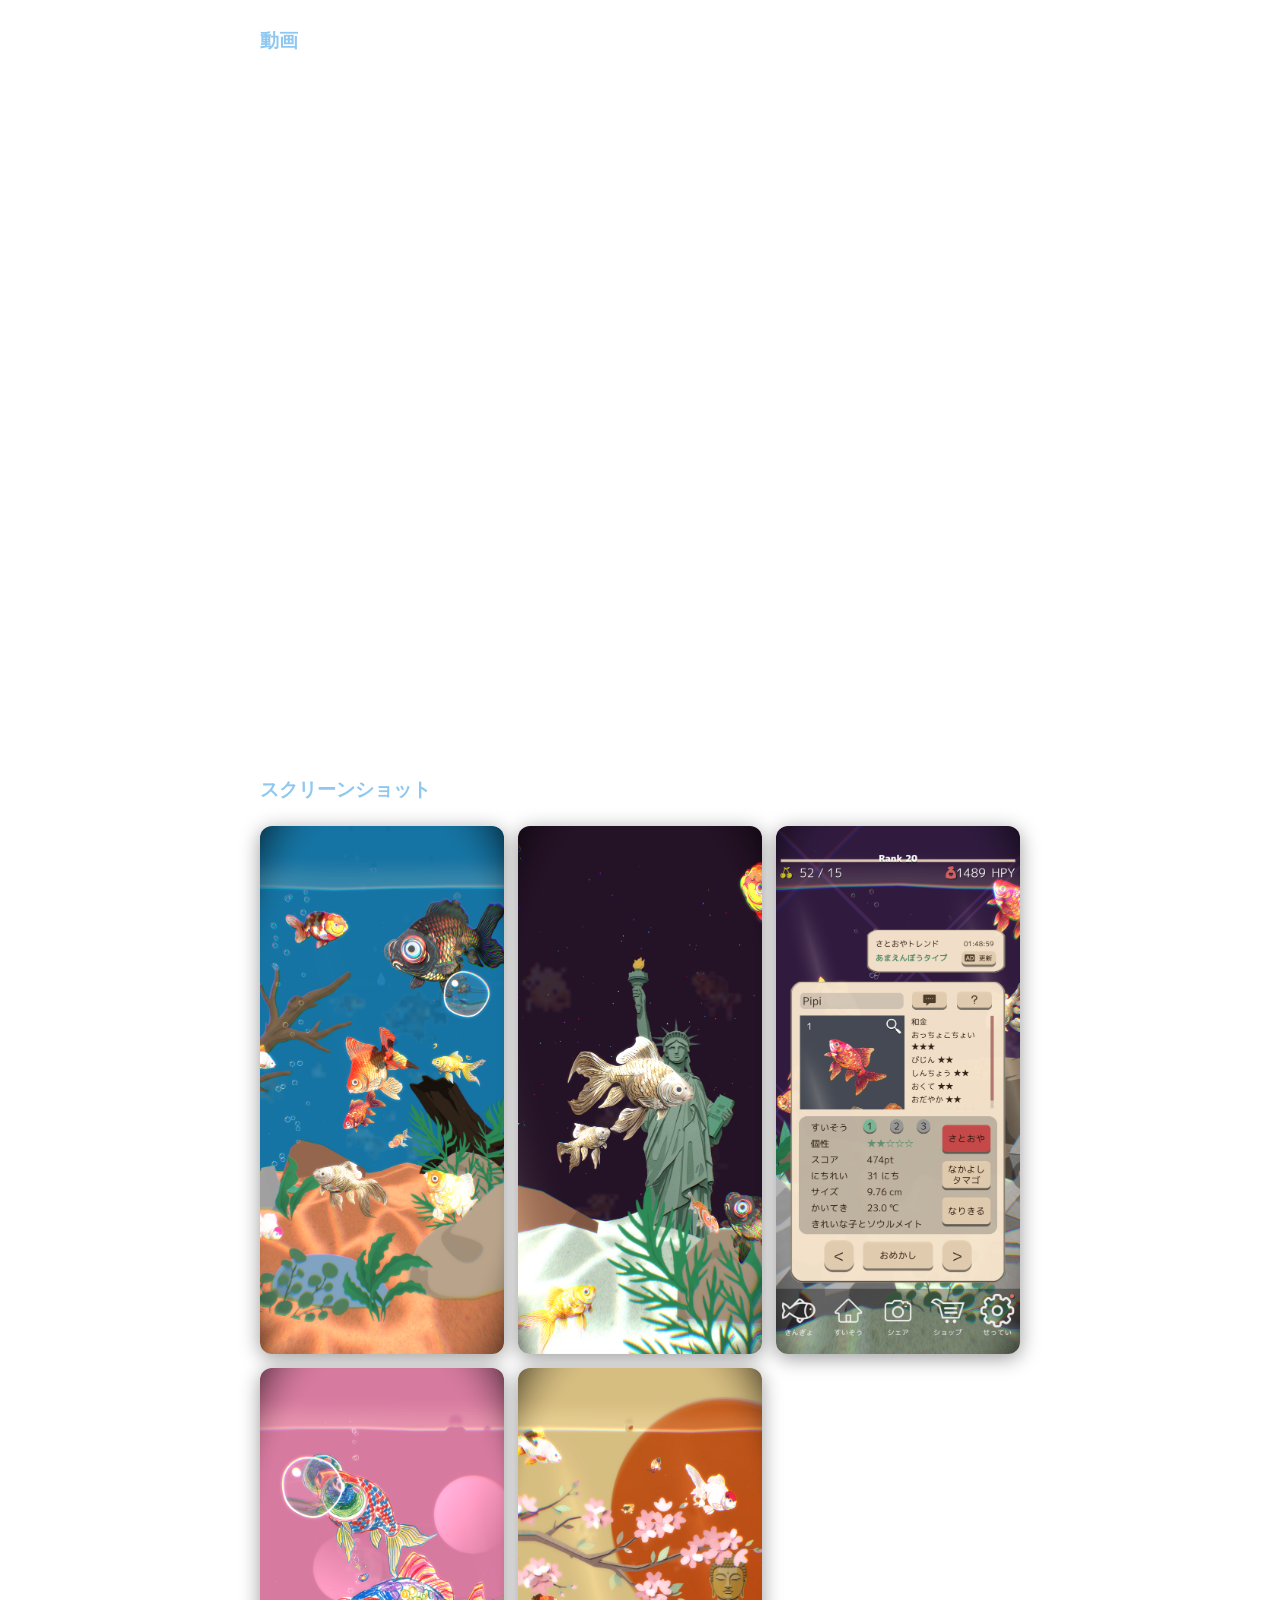
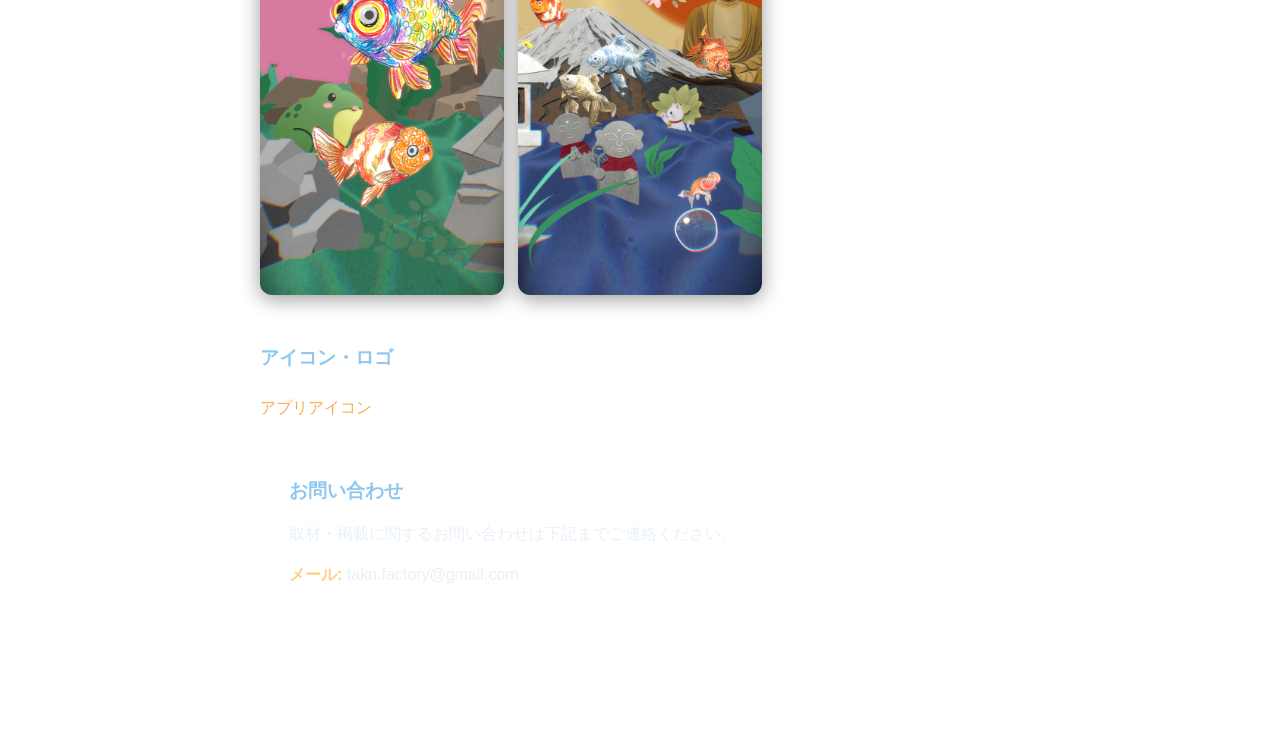
<file: goldfish-days/presskit.html>
<!DOCTYPE html>
<html lang="ja">
<head>
  <meta charset="utf-8">
  <meta name="viewport" content="width=device-width, initial-scale=1">
  <title>プレスキット - きんぎょ日和</title>
  <meta name="description" content="きんぎょ日和 プレスキット">
  <link rel="stylesheet" href="../assets/css/style.css">
</head>
<body>

<div class="light-rays"></div>
<div class="bubbles">
  <span style="left:5%;  --size:18px; --duration:11s; --delay:0s;   --drift:40px;"></span>
  <span style="left:15%; --size:10px; --duration:14s; --delay:2s;   --drift:-30px;"></span>
  <span style="left:30%; --size:24px; --duration:12s; --delay:1s;   --drift:60px;"></span>
  <span style="left:45%; --size:8px;  --duration:16s; --delay:4s;   --drift:-20px;"></span>
  <span style="left:60%; --size:14px; --duration:10s; --delay:0.5s; --drift:35px;"></span>
  <span style="left:72%; --size:20px; --duration:13s; --delay:3s;   --drift:-50px;"></span>
  <span style="left:85%; --size:12px; --duration:15s; --delay:1.5s; --drift:25px;"></span>
  <span style="left:92%; --size:16px; --duration:11s; --delay:5s;   --drift:-40px;"></span>
</div>

<div class="container">

  <h1>プレスキット</h1>

  <div class="card fade-in">
    <h2>基本情報</h2>
    <table>
      <tr><th>タイトル</th><td>きんぎょ日和　～金魚と花火の癒し水槽～</td></tr>
      <tr><th>英語タイトル</th><td>Goldfish Days - Aquarium Garden</td></tr>
      <tr><th>開発者</th><td>Takn Factory（個人開発）</td></tr>
      <tr><th>プラットフォーム</th><td>iOS</td></tr>
      <tr><th>価格</th><td>無料（広告あり / アプリ内課金あり）</td></tr>
      <tr><th>カテゴリ</th><td>シミュレーション</td></tr>
      <tr><th>リリース日</th><td>2026年予定</td></tr>
      <tr><th>対象年齢</th><td>全年齢</td></tr>
      <tr><th>開発エンジン</th><td>Unity</td></tr>
      <tr><th>言語</th><td>日本語 / English</td></tr>
    </table>
  </div>

  <div class="card fade-in">
    <h2>ゲーム概要</h2>
    <p>表現したかったのは「命の個性」</p>
    <p>水槽に金魚を迎えて、のんびり育てる癒しの育成ゲーム。エサをあげて、なでて、大きく育てましょう。放置していても金魚たちは元気に泳いでくれます。</p>
  </div>

  <div class="card fade-in">
    <h2>特徴</h2>
    <ul>
      <li><strong>切り絵風アート</strong> - 和の切り絵をモチーフにした温かみのある独自のビジュアルスタイル</li>
      <li><strong>約200種類のアイテム</strong> - 金魚、水草、背景、床砂、ライト、デコレーションなどアンロック可能なコレクション要素が充実</li>
      <li><strong>17品種の金魚</strong> - 和金、デメキン、らんちゅう、コメットなど。一匹一匹に性格と個性パラメータがあり、同じ品種でも異なる育ち方をします</li>
      <li><strong>なかよしタマゴ</strong> - 仲良くなった金魚同士から新しい金魚が生まれる交配&amp;遺伝システム</li>
      <li><strong>オリジナル金魚</strong> - お気に入りの写真やイラストを金魚のスキンに設定できるオリジナル機能</li>
      <li><strong>自由なレイアウト</strong> - 水草、背景、床砂、ライトを組み合わせて自分だけの水槽を演出</li>
      <li><strong>150種以上の実績</strong> - コレクション、育成、チャレンジなど7カテゴリの実績を達成</li>
      <li><strong>放置OK</strong> - 離れている間も金魚たちが過ごした「おるすばん日記」で癒されます</li>
    </ul>
  </div>

  <div class="card fade-in">
    <h2>開発者について</h2>
    <p>Takn Factory は個人開発者によるゲーム開発ブランドです。</p>
  </div>

  <div class="fade-in">
    <h2>動画</h2>
    <div style="max-width:360px;">
      <iframe width="100%" height="640" src="https://www.youtube.com/embed/aGVUXLWQl3E" frameborder="0" allow="accelerometer; autoplay; clipboard-write; encrypted-media; gyroscope; picture-in-picture" allowfullscreen style="border-radius:12px;"></iframe>
    </div>
  </div>

  <div class="fade-in">
    <h2>スクリーンショット</h2>
    <div class="screenshot-grid">
      <img src="../assets/images/screenshot_01.png" alt="スクリーンショット1">
      <img src="../assets/images/screenshot_02.png" alt="スクリーンショット2">
      <img src="../assets/images/screenshot_03.png" alt="スクリーンショット3">
      <img src="../assets/images/screenshot_04.png" alt="スクリーンショット4">
      <img src="../assets/images/screenshot_05.png" alt="スクリーンショット5">
    </div>
  </div>

  <div class="fade-in">
    <h2>アイコン・ロゴ</h2>
    <p><a href="../assets/images/icon_1024.png">アプリアイコン</a></p>
  </div>

  <!-- <h2>メディア素材ダウンロード</h2> -->
  <!-- <p><a href="images/presskit.zip">素材一括ダウンロード (ZIP)</a></p> -->

  <div class="card fade-in">
    <h2>お問い合わせ</h2>
    <p>取材・掲載に関するお問い合わせは下記までご連絡ください。</p>
    <p><strong>メール:</strong> takn.factory@gmail.com</p>
  </div>

  <footer>
    <a href="./">トップページに戻る</a>
  </footer>

</div>

<script>
const observer = new IntersectionObserver((entries) => {
  entries.forEach(e => { if (e.isIntersecting) e.target.classList.add('visible'); });
}, { threshold: 0.15 });
document.querySelectorAll('.fade-in').forEach(el => observer.observe(el));
</script>

</body>
</html>
</file>
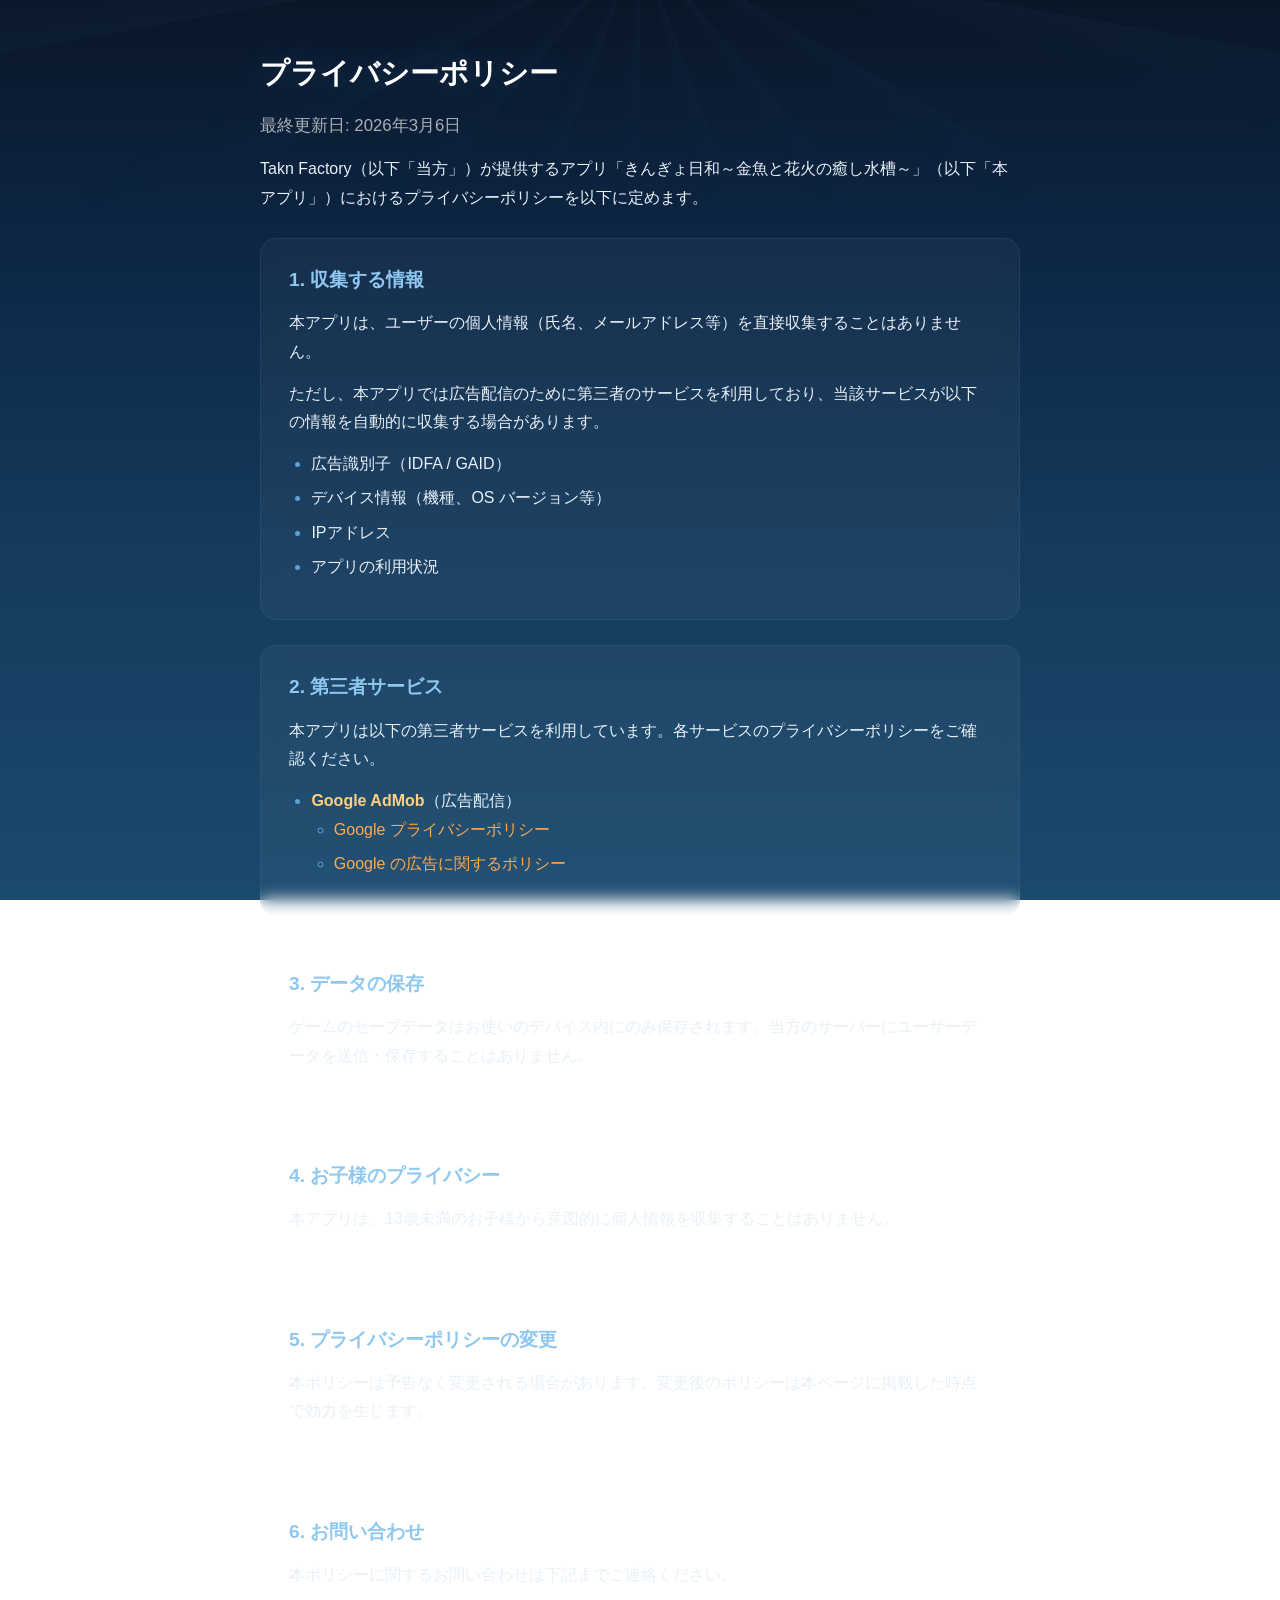
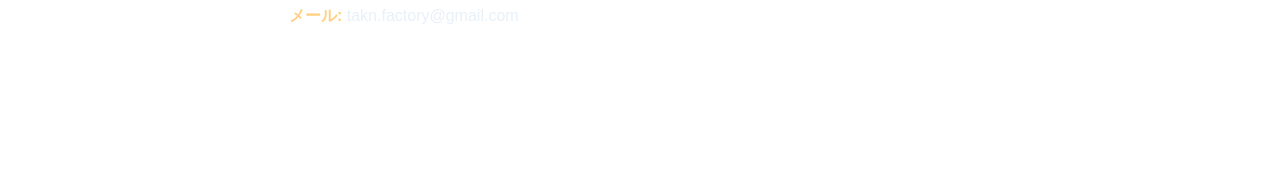
<file: goldfish-days/privacy.html>
<!DOCTYPE html>
<html lang="ja">
<head>
  <meta charset="utf-8">
  <meta name="viewport" content="width=device-width, initial-scale=1">
  <title>プライバシーポリシー - きんぎょ日和</title>
  <link rel="stylesheet" href="../assets/css/style.css">
</head>
<body>

<div class="light-rays"></div>
<div class="bubbles">
  <span style="left:5%;  --size:18px; --duration:11s; --delay:0s;   --drift:40px;"></span>
  <span style="left:15%; --size:10px; --duration:14s; --delay:2s;   --drift:-30px;"></span>
  <span style="left:30%; --size:24px; --duration:12s; --delay:1s;   --drift:60px;"></span>
  <span style="left:45%; --size:8px;  --duration:16s; --delay:4s;   --drift:-20px;"></span>
  <span style="left:60%; --size:14px; --duration:10s; --delay:0.5s; --drift:35px;"></span>
  <span style="left:72%; --size:20px; --duration:13s; --delay:3s;   --drift:-50px;"></span>
  <span style="left:85%; --size:12px; --duration:15s; --delay:1.5s; --drift:25px;"></span>
  <span style="left:92%; --size:16px; --duration:11s; --delay:5s;   --drift:-40px;"></span>
</div>

<div class="container">

  <h1>プライバシーポリシー</h1>
  <p class="lead">最終更新日: 2026年3月6日</p>
  <p>Takn Factory（以下「当方」）が提供するアプリ「きんぎょ日和～金魚と花火の癒し水槽～」（以下「本アプリ」）におけるプライバシーポリシーを以下に定めます。</p>

  <div class="card fade-in">
    <h2>1. 収集する情報</h2>
    <p>本アプリは、ユーザーの個人情報（氏名、メールアドレス等）を直接収集することはありません。</p>
    <p>ただし、本アプリでは広告配信のために第三者のサービスを利用しており、当該サービスが以下の情報を自動的に収集する場合があります。</p>
    <ul>
      <li>広告識別子（IDFA / GAID）</li>
      <li>デバイス情報（機種、OS バージョン等）</li>
      <li>IPアドレス</li>
      <li>アプリの利用状況</li>
    </ul>
  </div>

  <div class="card fade-in">
    <h2>2. 第三者サービス</h2>
    <p>本アプリは以下の第三者サービスを利用しています。各サービスのプライバシーポリシーをご確認ください。</p>
    <ul>
      <li><strong>Google AdMob</strong>（広告配信）
        <ul>
          <li><a href="https://policies.google.com/privacy" target="_blank" rel="noopener noreferrer">Google プライバシーポリシー</a></li>
          <li><a href="https://policies.google.com/technologies/ads" target="_blank" rel="noopener noreferrer">Google の広告に関するポリシー</a></li>
        </ul>
      </li>
    </ul>
  </div>

  <div class="card fade-in">
    <h2>3. データの保存</h2>
    <p>ゲームのセーブデータはお使いのデバイス内にのみ保存されます。当方のサーバーにユーザーデータを送信・保存することはありません。</p>
  </div>

  <div class="card fade-in">
    <h2>4. お子様のプライバシー</h2>
    <p>本アプリは、13歳未満のお子様から意図的に個人情報を収集することはありません。</p>
  </div>

  <div class="card fade-in">
    <h2>5. プライバシーポリシーの変更</h2>
    <p>本ポリシーは予告なく変更される場合があります。変更後のポリシーは本ページに掲載した時点で効力を生じます。</p>
  </div>

  <div class="card fade-in">
    <h2>6. お問い合わせ</h2>
    <p>本ポリシーに関するお問い合わせは下記までご連絡ください。</p>
    <p><strong>メール:</strong> takn.factory@gmail.com</p>
  </div>

  <footer>
    <a href="./">トップページに戻る</a>
  </footer>

</div>

<script>
const observer = new IntersectionObserver((entries) => {
  entries.forEach(e => { if (e.isIntersecting) e.target.classList.add('visible'); });
}, { threshold: 0.15 });
document.querySelectorAll('.fade-in').forEach(el => observer.observe(el));
</script>

</body>
</html>
</file>
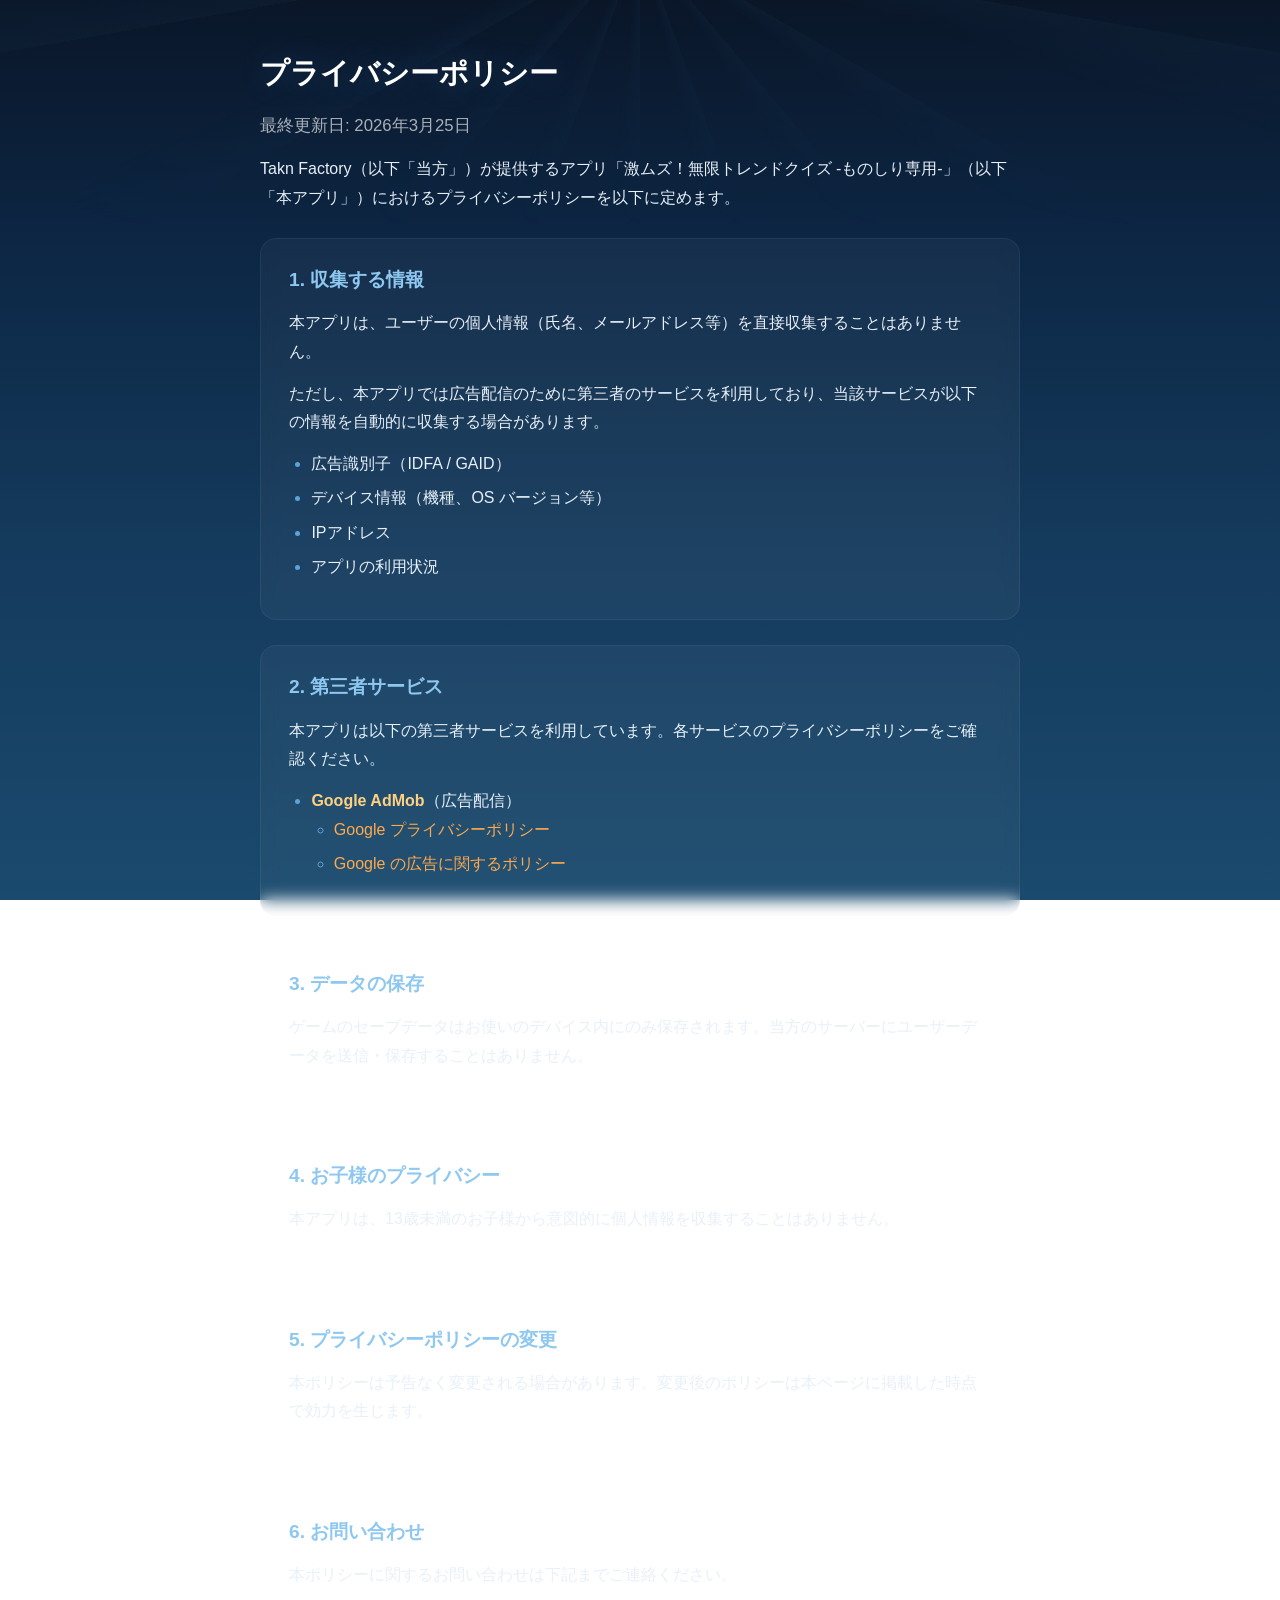
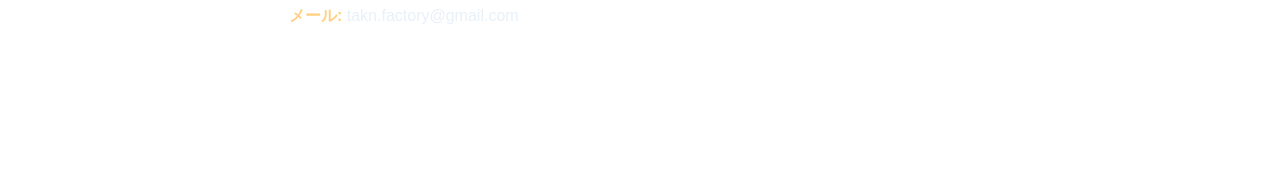
<file: trend-quiz/privacy.html>
<!DOCTYPE html>
<html lang="ja">
<head>
  <meta charset="utf-8">
  <meta name="viewport" content="width=device-width, initial-scale=1">
  <title>プライバシーポリシー - 激ムズ！無限トレンドクイズ</title>
  <link rel="stylesheet" href="../assets/css/style.css">
</head>
<body>

<div class="light-rays"></div>
<div class="bubbles">
  <span style="left:5%;  --size:18px; --duration:11s; --delay:0s;   --drift:40px;"></span>
  <span style="left:15%; --size:10px; --duration:14s; --delay:2s;   --drift:-30px;"></span>
  <span style="left:30%; --size:24px; --duration:12s; --delay:1s;   --drift:60px;"></span>
  <span style="left:45%; --size:8px;  --duration:16s; --delay:4s;   --drift:-20px;"></span>
  <span style="left:60%; --size:14px; --duration:10s; --delay:0.5s; --drift:35px;"></span>
  <span style="left:72%; --size:20px; --duration:13s; --delay:3s;   --drift:-50px;"></span>
  <span style="left:85%; --size:12px; --duration:15s; --delay:1.5s; --drift:25px;"></span>
  <span style="left:92%; --size:16px; --duration:11s; --delay:5s;   --drift:-40px;"></span>
</div>

<div class="container">

  <h1>プライバシーポリシー</h1>
  <p class="lead">最終更新日: 2026年3月25日</p>
  <p>Takn Factory（以下「当方」）が提供するアプリ「激ムズ！無限トレンドクイズ -ものしり専用-」（以下「本アプリ」）におけるプライバシーポリシーを以下に定めます。</p>

  <div class="card fade-in">
    <h2>1. 収集する情報</h2>
    <p>本アプリは、ユーザーの個人情報（氏名、メールアドレス等）を直接収集することはありません。</p>
    <p>ただし、本アプリでは広告配信のために第三者のサービスを利用しており、当該サービスが以下の情報を自動的に収集する場合があります。</p>
    <ul>
      <li>広告識別子（IDFA / GAID）</li>
      <li>デバイス情報（機種、OS バージョン等）</li>
      <li>IPアドレス</li>
      <li>アプリの利用状況</li>
    </ul>
  </div>

  <div class="card fade-in">
    <h2>2. 第三者サービス</h2>
    <p>本アプリは以下の第三者サービスを利用しています。各サービスのプライバシーポリシーをご確認ください。</p>
    <ul>
      <li><strong>Google AdMob</strong>（広告配信）
        <ul>
          <li><a href="https://policies.google.com/privacy" target="_blank" rel="noopener noreferrer">Google プライバシーポリシー</a></li>
          <li><a href="https://policies.google.com/technologies/ads" target="_blank" rel="noopener noreferrer">Google の広告に関するポリシー</a></li>
        </ul>
      </li>
    </ul>
  </div>

  <div class="card fade-in">
    <h2>3. データの保存</h2>
    <p>ゲームのセーブデータはお使いのデバイス内にのみ保存されます。当方のサーバーにユーザーデータを送信・保存することはありません。</p>
  </div>

  <div class="card fade-in">
    <h2>4. お子様のプライバシー</h2>
    <p>本アプリは、13歳未満のお子様から意図的に個人情報を収集することはありません。</p>
  </div>

  <div class="card fade-in">
    <h2>5. プライバシーポリシーの変更</h2>
    <p>本ポリシーは予告なく変更される場合があります。変更後のポリシーは本ページに掲載した時点で効力を生じます。</p>
  </div>

  <div class="card fade-in">
    <h2>6. お問い合わせ</h2>
    <p>本ポリシーに関するお問い合わせは下記までご連絡ください。</p>
    <p><strong>メール:</strong> takn.factory@gmail.com</p>
  </div>

  <footer>
    <a href="../">トップページに戻る</a>
  </footer>

</div>

<script>
const observer = new IntersectionObserver((entries) => {
  entries.forEach(e => { if (e.isIntersecting) e.target.classList.add('visible'); });
}, { threshold: 0.15 });
document.querySelectorAll('.fade-in').forEach(el => observer.observe(el));
</script>

</body>
</html>
</file>
<file: assets/css/style.css>
/* ===== Base ===== */
*,*::before,*::after { box-sizing: border-box; margin: 0; padding: 0; }

body {
  font-family: "Helvetica Neue", "Hiragino Kaku Gothic ProN", "Noto Sans JP", sans-serif;
  line-height: 1.8;
  color: #e8f0f8;
  min-height: 100vh;
  background: linear-gradient(180deg, #0a1628 0%, #0d2847 30%, #143a5c 60%, #1a4a6e 100%);
  background-attachment: fixed;
  overflow-x: hidden;
  position: relative;
}

/* ===== Bubbles background ===== */
.bubbles {
  position: fixed;
  inset: 0;
  pointer-events: none;
  z-index: 0;
  overflow: hidden;
}
.bubbles span {
  position: absolute;
  bottom: -40px;
  width: var(--size);
  height: var(--size);
  background: radial-gradient(circle at 30% 30%, rgba(255,255,255,0.18), rgba(255,255,255,0.04));
  border-radius: 50%;
  animation: rise var(--duration) var(--delay) infinite ease-in;
  opacity: 0;
}
@keyframes rise {
  0%   { opacity: 0; transform: translateX(0) scale(0.8); }
  10%  { opacity: 0.6; }
  50%  { opacity: 0.3; }
  100% { opacity: 0; transform: translateX(var(--drift)) translateY(-110vh) scale(1); }
}

/* ===== Light rays ===== */
.light-rays {
  position: fixed;
  top: -60px;
  left: 50%;
  transform: translateX(-50%);
  width: 200%;
  height: 300px;
  background: repeating-conic-gradient(
    from 0deg at 50% 0%,
    rgba(120,200,255,0.04) 0deg,
    transparent 8deg,
    transparent 20deg
  );
  pointer-events: none;
  z-index: 0;
  mask-image: linear-gradient(to bottom, white 0%, transparent 100%);
  -webkit-mask-image: linear-gradient(to bottom, white 0%, transparent 100%);
}

/* ===== Container ===== */
.container {
  position: relative;
  z-index: 1;
  max-width: 800px;
  margin: 0 auto;
  padding: 48px 20px 32px;
}

/* ===== Typography ===== */
h1 {
  font-size: 1.8em;
  font-weight: 700;
  color: #fff;
  text-shadow: 0 0 30px rgba(100,180,255,0.3);
  margin-bottom: 0.4em;
}
h2 {
  font-size: 1.2em;
  font-weight: 600;
  color: #8ec8f0;
  margin-top: 2.4em;
  margin-bottom: 0.6em;
  padding-bottom: 0.3em;
  border-bottom: 1px solid rgba(255,255,255,0.08);
}
p { margin-bottom: 0.8em; }
strong { color: #ffd080; }
ul { padding-left: 1.4em; margin-bottom: 0.8em; }
li { margin-bottom: 0.35em; }
li::marker { color: #5ba3d9; }

a {
  color: #ffa94d;
  text-decoration: none;
  transition: color 0.2s;
}
a:hover { color: #ffd080; }

/* ===== Cards (sections) ===== */
.card {
  background: rgba(255,255,255,0.04);
  border: 1px solid rgba(255,255,255,0.06);
  border-radius: 16px;
  padding: 24px 28px;
  margin-top: 1.6em;
  backdrop-filter: blur(8px);
  -webkit-backdrop-filter: blur(8px);
}
.card h2 {
  margin-top: 0;
  border-bottom: none;
  padding-bottom: 0;
}

/* ===== Screenshot grid ===== */
.screenshot-grid {
  display: grid;
  grid-template-columns: repeat(3, 1fr);
  gap: 14px;
}
.screenshot-grid img {
  width: 100%;
  border-radius: 12px;
  box-shadow: 0 4px 20px rgba(0,0,0,0.4);
  transition: transform 0.35s ease, box-shadow 0.35s ease;
  cursor: pointer;
}
.screenshot-grid img:hover {
  transform: translateY(-6px) scale(1.03);
  box-shadow: 0 12px 36px rgba(80,160,255,0.3);
}
@media screen and (max-width: 600px) {
  .screenshot-grid { grid-template-columns: repeat(2, 1fr); }
}

/* ===== Fade-in animation ===== */
.fade-in {
  opacity: 0;
  transform: translateY(24px);
  transition: opacity 0.6s ease, transform 0.6s ease;
}
.fade-in.visible {
  opacity: 1;
  transform: translateY(0);
}

/* ===== Table (presskit) ===== */
table {
  border-collapse: collapse;
  width: 100%;
}
th, td {
  padding: 10px 14px;
  text-align: left;
  border-bottom: 1px solid rgba(255,255,255,0.08);
}
th {
  color: #8ec8f0;
  white-space: nowrap;
  font-weight: 600;
  width: 140px;
}
td { color: #d0e4f5; }

/* ===== Download button ===== */
.download-btn {
  display: inline-block;
  margin-top: 0.5em;
  padding: 12px 32px;
  background: linear-gradient(135deg, #ff8c42, #ff6b1a);
  color: #fff;
  font-weight: 600;
  border-radius: 40px;
  box-shadow: 0 4px 16px rgba(255,107,26,0.35);
  transition: transform 0.2s, box-shadow 0.2s;
}
.download-btn:hover {
  color: #fff;
  transform: translateY(-2px);
  box-shadow: 0 6px 24px rgba(255,107,26,0.5);
}

/* ===== Footer ===== */
footer {
  margin-top: 3em;
  padding-top: 1.2em;
  border-top: 1px solid rgba(255,255,255,0.08);
  font-size: 0.85em;
  color: rgba(255,255,255,0.35);
}
footer a {
  color: rgba(255,255,255,0.45);
  margin-right: 1.2em;
}
footer a:hover { color: #ffa94d; }

/* ===== Subtitle / lead ===== */
.lead {
  font-size: 1.05em;
  color: rgba(255,255,255,0.65);
}

/* ===== Highlight banners ===== */
.highlights {
  display: grid;
  grid-template-columns: 1fr 1fr;
  gap: 16px;
  margin-top: 1.6em;
}
@media screen and (max-width: 600px) {
  .highlights { grid-template-columns: 1fr; }
}
.highlight-banner {
  position: relative;
  border-radius: 16px;
  padding: 28px 24px;
  overflow: hidden;
  border: 1px solid rgba(255,255,255,0.08);
  backdrop-filter: blur(8px);
  -webkit-backdrop-filter: blur(8px);
}
.highlight-banner::before {
  content: "";
  position: absolute;
  inset: 0;
  opacity: 0.12;
  z-index: 0;
}
.highlight-banner--kirié::before {
  background: linear-gradient(135deg, #e85d75, #c94080, #9b2d8f);
  opacity: 0.18;
}
.highlight-banner--kirié {
  border-color: rgba(200,80,120,0.2);
}
.highlight-banner--items::before {
  background: linear-gradient(135deg, #f0a030, #e0c040, #d4a017);
  opacity: 0.18;
}
.highlight-banner--items {
  border-color: rgba(240,180,60,0.2);
}
.highlight-banner > * {
  position: relative;
  z-index: 1;
}
.highlight-banner .highlight-number {
  font-size: 2.6em;
  font-weight: 800;
  line-height: 1.1;
  letter-spacing: -0.02em;
  margin-bottom: 4px;
}
.highlight-banner--kirié .highlight-number {
  background: linear-gradient(135deg, #ff8fab, #f472b6);
  -webkit-background-clip: text;
  -webkit-text-fill-color: transparent;
  background-clip: text;
}
.highlight-banner--items .highlight-number {
  background: linear-gradient(135deg, #ffd080, #ffa94d);
  -webkit-background-clip: text;
  -webkit-text-fill-color: transparent;
  background-clip: text;
}
.highlight-banner .highlight-label {
  font-size: 1em;
  font-weight: 600;
  color: #fff;
  margin-bottom: 8px;
}
.highlight-banner .highlight-desc {
  font-size: 0.88em;
  color: rgba(255,255,255,0.6);
  line-height: 1.6;
}
</file>
